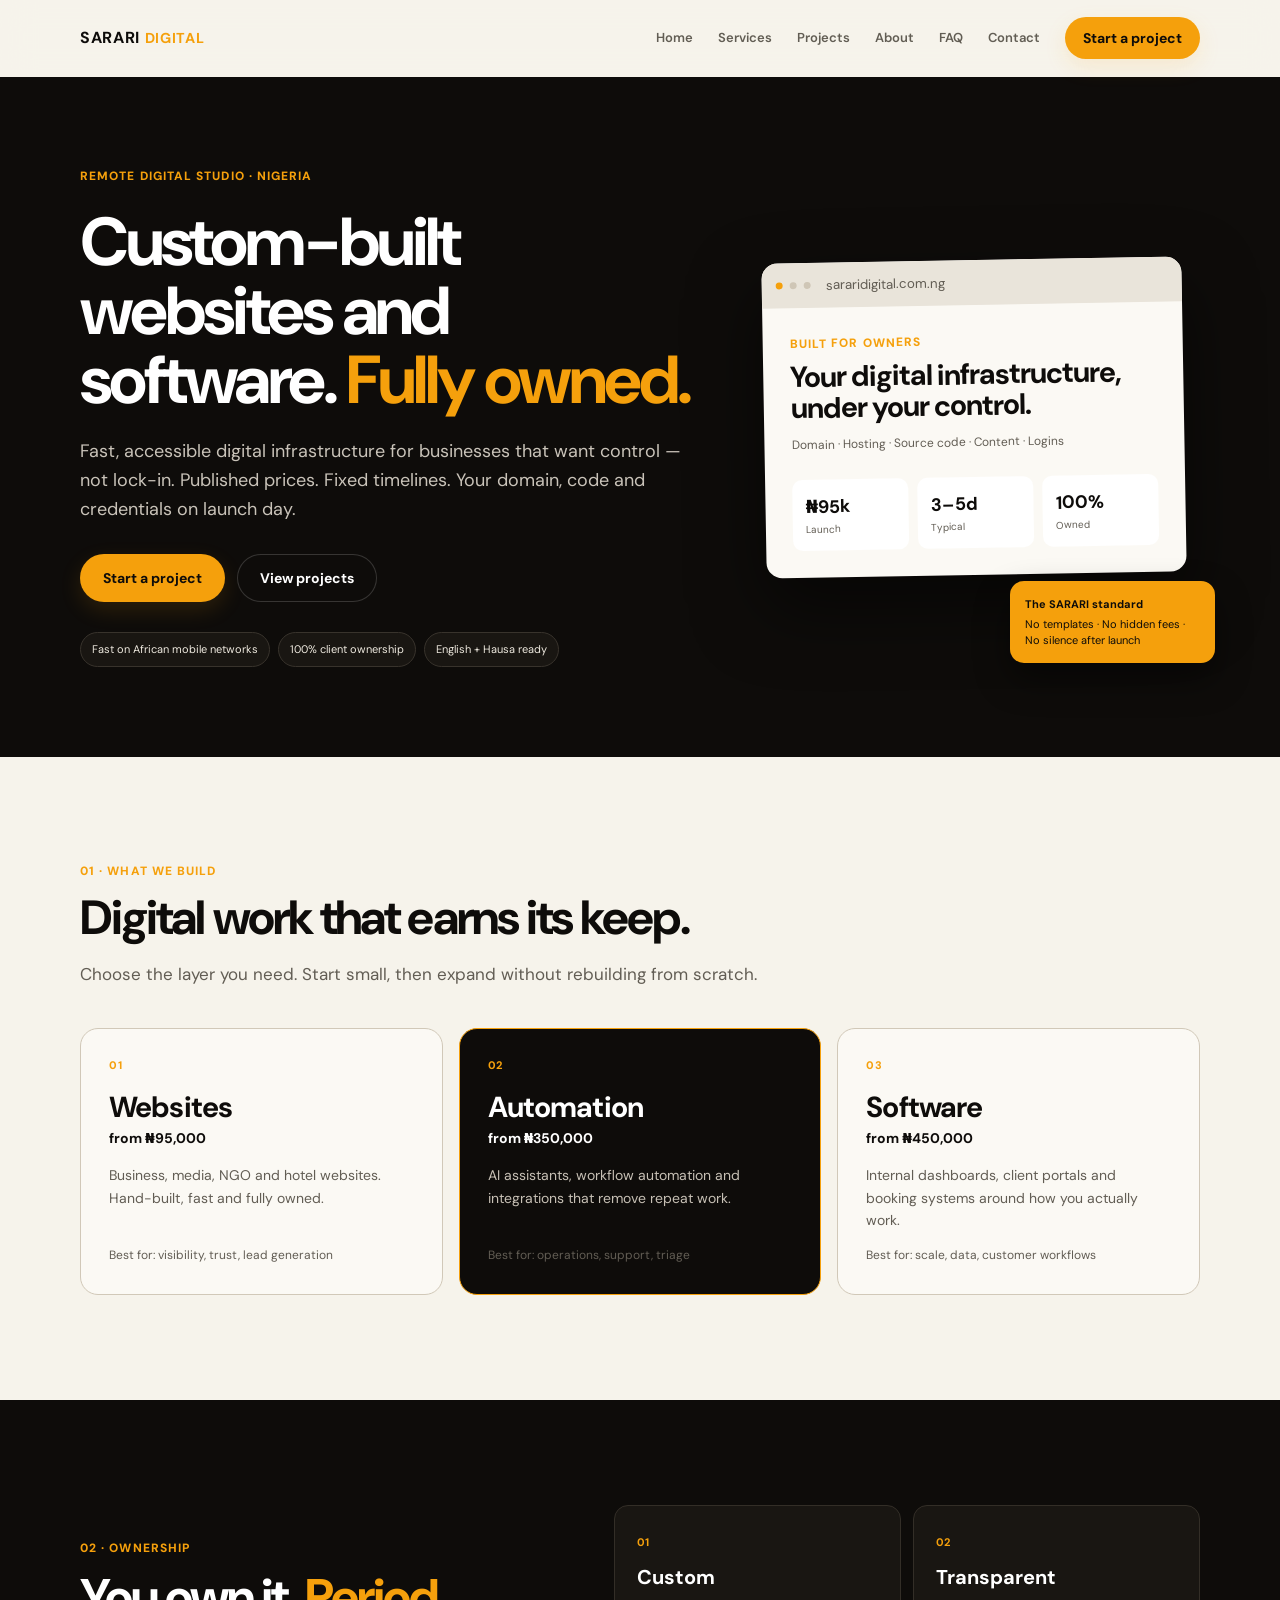
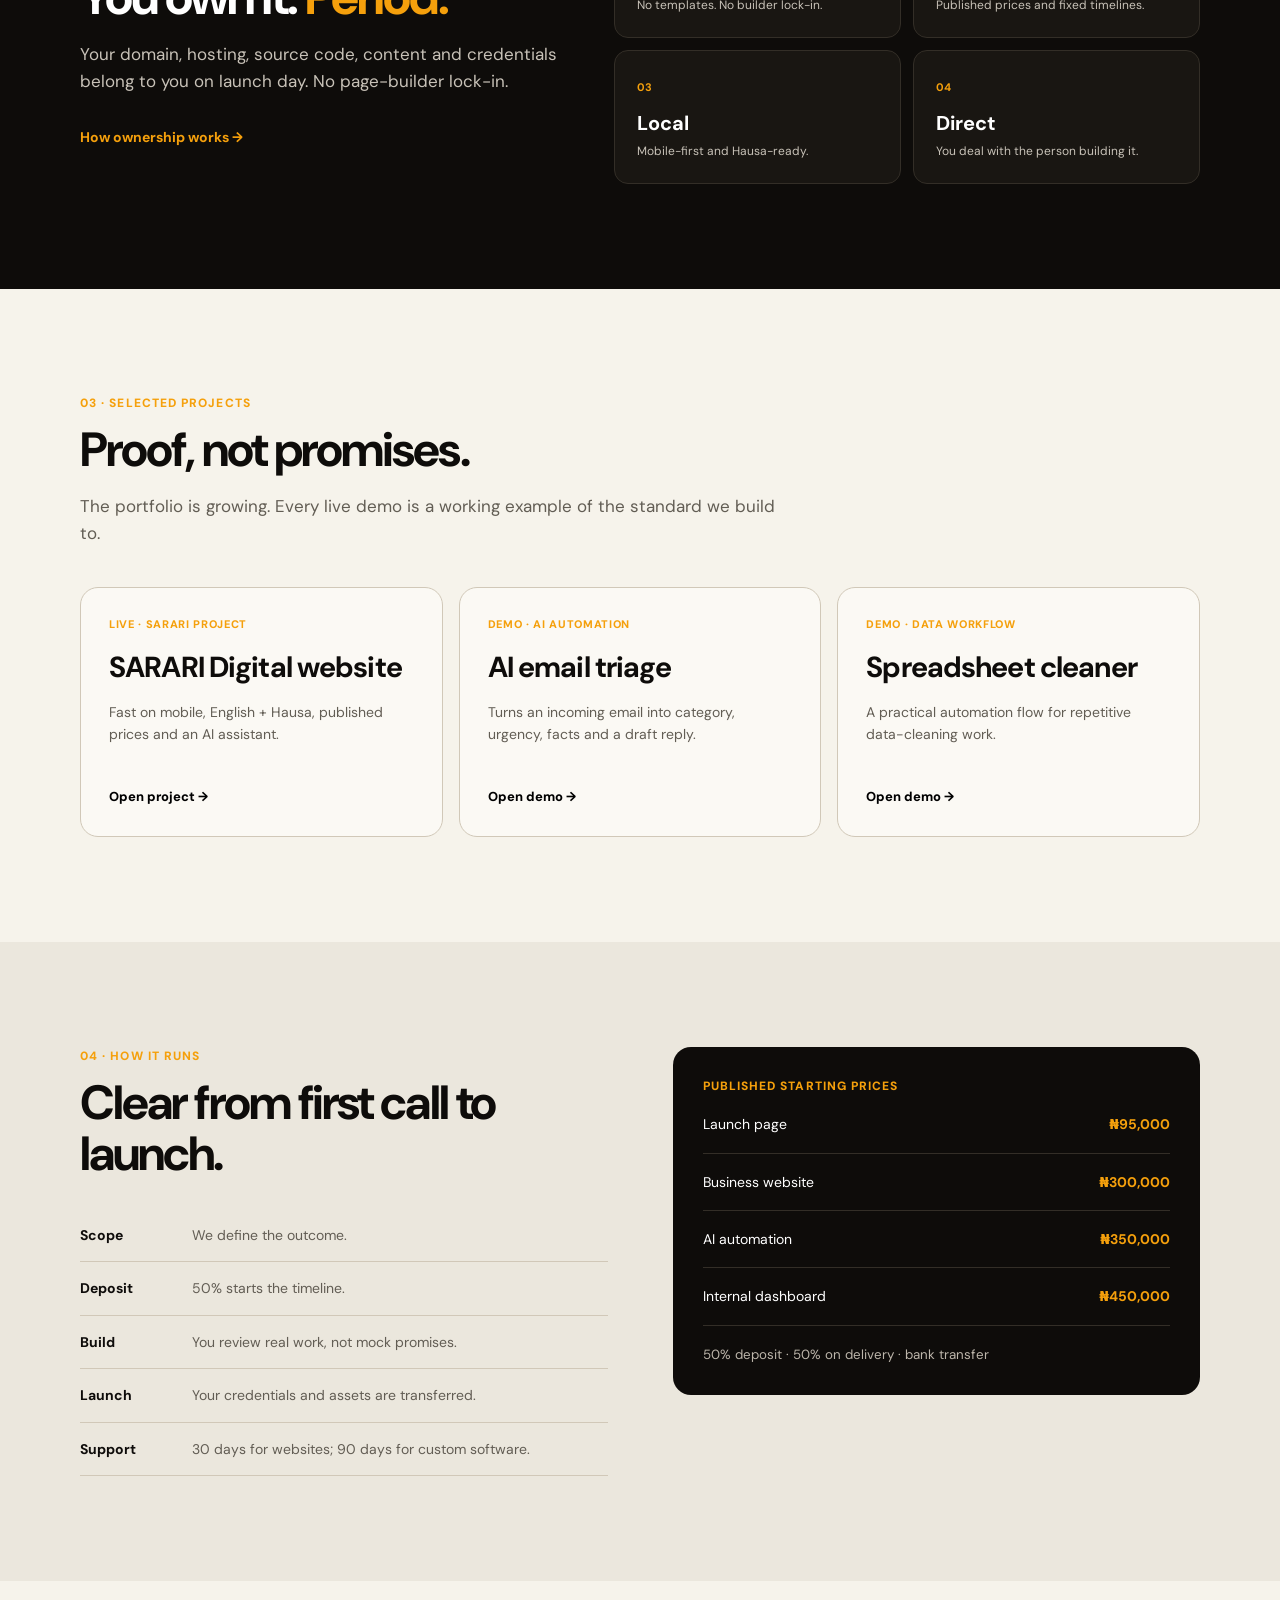
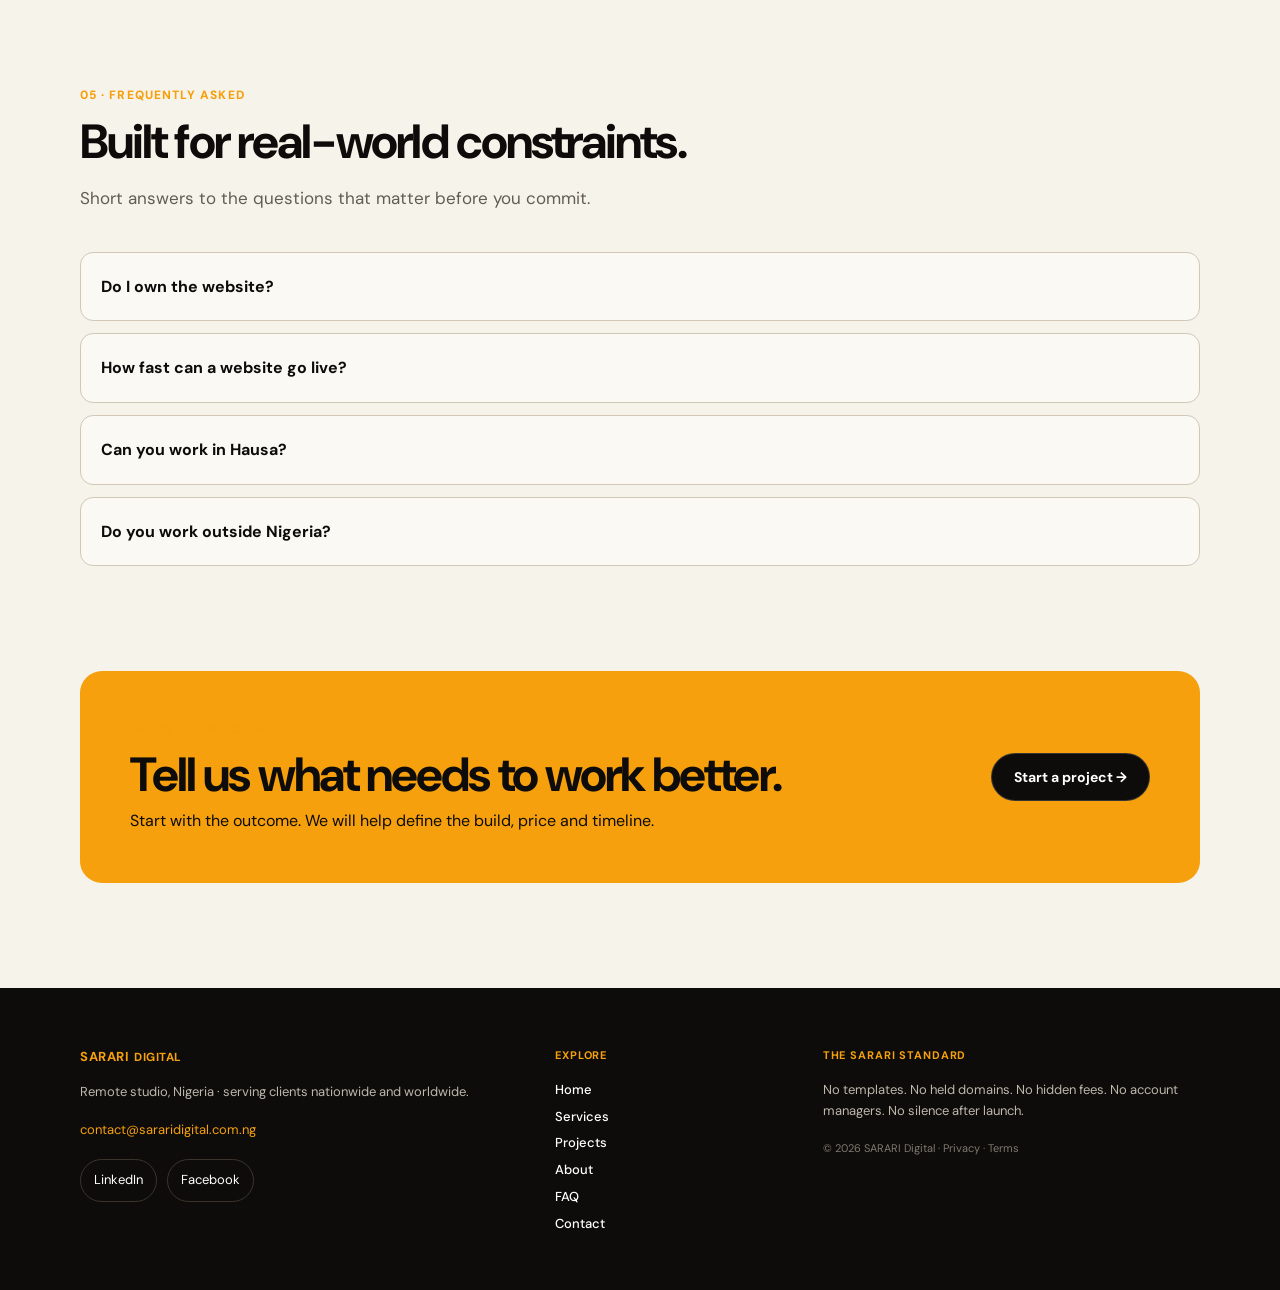
<file: index.html>
<!doctype html>
<html lang="en">
<head>
  <meta charset="utf-8">
  <meta name="viewport" content="width=device-width,initial-scale=1,viewport-fit=cover">
  <meta name="theme-color" content="#0e0c0a">
  <meta name="description" content="SARARI Digital builds fast, accessible websites, automation and software for businesses that want full ownership.">
  <meta name="robots" content="index,follow">
  <link rel="canonical" href="https://sararidigital.com.ng/">
  <meta property="og:title" content="SARARI Digital — Custom-built digital infrastructure">
  <meta property="og:description" content="Custom-built websites and software. Fully owned.">
  <meta property="og:type" content="website">
  <meta property="og:url" content="https://sararidigital.com.ng/">
  <meta property="og:locale" content="en_NG">
  <title>SARARI Digital — Custom-built websites and software</title>
  <link rel="preconnect" href="https://fonts.googleapis.com">
  <link rel="preconnect" href="https://fonts.gstatic.com" crossorigin>
  <link href="https://fonts.googleapis.com/css2?family=DM+Sans:wght@400;500;600;700&display=swap" rel="stylesheet">
  <link rel="stylesheet" href="styles.css">
  <script async src="https://www.googletagmanager.com/gtag/js?id=G-2VR5G1N0S5"></script>
  <script>
    window.dataLayer=window.dataLayer||[];function gtag(){dataLayer.push(arguments)}
    gtag('js',new Date());gtag('config','G-2VR5G1N0S5');
  </script>
</head>
<body>
<a class="skip-link" href="#main">Skip to content</a>
<header class="site-header" data-header>
  <div class="container header-inner">
    <a class="brand" href="#top" aria-label="SARARI Digital home"><span>SARARI</span><b>DIGITAL</b></a>
    <nav class="desktop-nav" aria-label="Primary navigation"><a href="index.html">Home</a><a href="services.html">Services</a><a href="projects.html">Projects</a><a href="about.html">About</a><a href="faq.html">FAQ</a><a href="contact.html">Contact</a><a class="btn btn-small btn-primary" href="contact.html">Start a project</a></nav>
    <div class="mobile-actions"><button class="lang-btn" type="button" data-lang-toggle aria-label="Switch language">EN</button><button class="menu-btn" type="button" aria-expanded="false" aria-controls="mobile-nav" aria-label="Open menu"><span></span><span></span><span></span></button></div>
  </div>
  <nav id="mobile-nav" class="mobile-nav" aria-label="Mobile navigation" hidden><a href="index.html">Home</a><a href="services.html">Services</a><a href="projects.html">Projects</a><a href="about.html">About</a><a href="faq.html">FAQ</a><a href="contact.html">Contact</a></nav>
</header>
<main id="main">
<section id="top" class="hero section-dark">
  <div class="container hero-grid">
    <div class="hero-copy reveal">
      <p class="eyebrow">Remote digital studio · Nigeria</p>
      <h1>Custom-built websites and software. <em>Fully owned.</em></h1>
      <p class="hero-lead">Fast, accessible digital infrastructure for businesses that want control — not lock-in. Published prices. Fixed timelines. Your domain, code and credentials on launch day.</p>
      <div class="actions"><a class="btn btn-primary" href="#contact" data-analytics="hero_cta">Start a project</a><a class="btn btn-dark" href="#projects" data-analytics="hero_projects">View projects</a></div>
      <ul class="trust-list" aria-label="SARARI Digital benefits"><li>Fast on African mobile networks</li><li>100% client ownership</li><li>English + Hausa ready</li></ul>
    </div>
    <div class="hero-visual reveal reveal-delay" aria-label="Website product preview">
      <div class="browser-card"><div class="browser-top"><span></span><span></span><span></span><small>sararidigital.com.ng</small></div><div class="browser-body"><p class="eyebrow">Built for owners</p><h2>Your digital infrastructure,<br>under your control.</h2><p>Domain · Hosting · Source code · Content · Logins</p><div class="metrics"><div><strong>₦95k</strong><small>Launch</small></div><div><strong>3–5d</strong><small>Typical</small></div><div><strong>100%</strong><small>Owned</small></div></div></div></div>
      <div class="orbit-note"><strong>The SARARI standard</strong><span>No templates · No hidden fees · No silence after launch</span></div>
    </div>
  </div>
</section>
<section id="services" class="section"><div class="container"><div class="section-heading reveal"><p class="eyebrow">01 · What we build</p><h2>Digital work that earns its keep.</h2><p>Choose the layer you need. Start small, then expand without rebuilding from scratch.</p></div><div class="cards three-up">
  <article class="card reveal"><span class="card-num">01</span><h3>Websites</h3><strong>from ₦95,000</strong><p>Business, media, NGO and hotel websites. Hand-built, fast and fully owned.</p><small>Best for: visibility, trust, lead generation</small></article>
  <article class="card card-feature reveal"><span class="card-num">02</span><h3>Automation</h3><strong>from ₦350,000</strong><p>AI assistants, workflow automation and integrations that remove repeat work.</p><small>Best for: operations, support, triage</small></article>
  <article class="card reveal"><span class="card-num">03</span><h3>Software</h3><strong>from ₦450,000</strong><p>Internal dashboards, client portals and booking systems around how you actually work.</p><small>Best for: scale, data, customer workflows</small></article>
</div></div></section>
<section id="about" class="ownership section-dark"><div class="container ownership-grid"><div class="ownership-copy reveal"><p class="eyebrow">02 · Ownership</p><h2>You own it. <em>Period.</em></h2><p>Your domain, hosting, source code, content and credentials belong to you on launch day. No page-builder lock-in.</p><a href="#faq" class="text-link">How ownership works →</a></div><div class="ownership-items"><article><b>01</b><h3>Custom</h3><p>No templates. No builder lock-in.</p></article><article><b>02</b><h3>Transparent</h3><p>Published prices and fixed timelines.</p></article><article><b>03</b><h3>Local</h3><p>Mobile-first and Hausa-ready.</p></article><article><b>04</b><h3>Direct</h3><p>You deal with the person building it.</p></article></div></div></section>
<section id="projects" class="section"><div class="container"><div class="section-heading reveal"><p class="eyebrow">03 · Selected projects</p><h2>Proof, not promises.</h2><p>The portfolio is growing. Every live demo is a working example of the standard we build to.</p></div><div class="cards three-up">
  <article class="project-card reveal"><span class="project-tag">LIVE · SARARI PROJECT</span><h3>SARARI Digital website</h3><p>Fast on mobile, English + Hausa, published prices and an AI assistant.</p><button class="link-button" data-project="sarari">Open project →</button></article>
  <article class="project-card reveal"><span class="project-tag">DEMO · AI AUTOMATION</span><h3>AI email triage</h3><p>Turns an incoming email into category, urgency, facts and a draft reply.</p><button class="link-button" data-project="triage">Open demo →</button></article>
  <article class="project-card reveal"><span class="project-tag">DEMO · DATA WORKFLOW</span><h3>Spreadsheet cleaner</h3><p>A practical automation flow for repetitive data-cleaning work.</p><button class="link-button" data-project="cleaner">Open demo →</button></article>
</div></div></section>
<section class="process section-alt"><div class="container process-grid"><div class="reveal"><p class="eyebrow">04 · How it runs</p><h2>Clear from first call to launch.</h2><ol class="steps"><li><b>Scope</b><span>We define the outcome.</span></li><li><b>Deposit</b><span>50% starts the timeline.</span></li><li><b>Build</b><span>You review real work, not mock promises.</span></li><li><b>Launch</b><span>Your credentials and assets are transferred.</span></li><li><b>Support</b><span>30 days for websites; 90 days for custom software.</span></li></ol></div><aside class="price-panel reveal"><p class="eyebrow">Published starting prices</p><div><span>Launch page</span><b>₦95,000</b></div><div><span>Business website</span><b>₦300,000</b></div><div><span>AI automation</span><b>₦350,000</b></div><div><span>Internal dashboard</span><b>₦450,000</b></div><small>50% deposit · 50% on delivery · bank transfer</small></aside></div></section>
<section id="faq" class="section"><div class="container"><div class="section-heading reveal"><p class="eyebrow">05 · Frequently asked</p><h2>Built for real-world constraints.</h2><p>Short answers to the questions that matter before you commit.</p></div><div class="faq-list">
<details class="faq reveal"><summary>Do I own the website?</summary><p>Yes. Domain, hosting, source code, content and credentials are yours on launch day.</p></details>
<details class="faq reveal"><summary>How fast can a website go live?</summary><p>A single-page presence can be live in 48 hours. A standard launch page is typically 3–5 working days.</p></details>
<details class="faq reveal"><summary>Can you work in Hausa?</summary><p>Yes. English and Hausa are supported, with bilingual integration priced from ₦20,000 per page.</p></details>
<details class="faq reveal"><summary>Do you work outside Nigeria?</summary><p>Yes. SARARI Digital is remote and can serve clients internationally. Payment arrangements are agreed before work begins.</p></details>
</div></div></section>
<section id="contact" class="cta-section"><div class="container cta"><div><p class="eyebrow">Ready when you are</p><h2>Tell us what needs to work better.</h2><p>Start with the outcome. We will help define the build, price and timeline.</p></div><a class="btn btn-dark" href="mailto:contact@sararidigital.com.ng?subject=Start%20a%20project" data-analytics="contact_cta">Start a project →</a></div></section>
</main>
<footer class="site-footer"><div class="container footer-grid"><div><a class="brand brand-footer" href="index.html"><span>SARARI</span><b>DIGITAL</b></a><p>Remote studio, Nigeria · serving clients nationwide and worldwide.</p><a href="mailto:contact@sararidigital.com.ng">contact@sararidigital.com.ng</a><div class="social-links" aria-label="Social media"><a href="https://www.linkedin.com/company/sarari-digital-studio/" target="_blank" rel="noopener noreferrer">LinkedIn</a><a href="https://www.facebook.com/share/1DkUK3uyC6/" target="_blank" rel="noopener noreferrer">Facebook</a></div></div><div><h2>Explore</h2><nav aria-label="Footer navigation"><a href="index.html">Home</a><a href="services.html">Services</a><a href="projects.html">Projects</a><a href="about.html">About</a><a href="faq.html">FAQ</a><a href="contact.html">Contact</a></nav></div><div><h2>The SARARI standard</h2><p>No templates. No held domains. No hidden fees. No account managers. No silence after launch.</p><small>© 2026 SARARI Digital · Privacy · Terms</small></div></div></footer>
<div class="toast" role="status" aria-live="polite"></div>
<script src="script.js" defer></script>
</body></html>
</file>
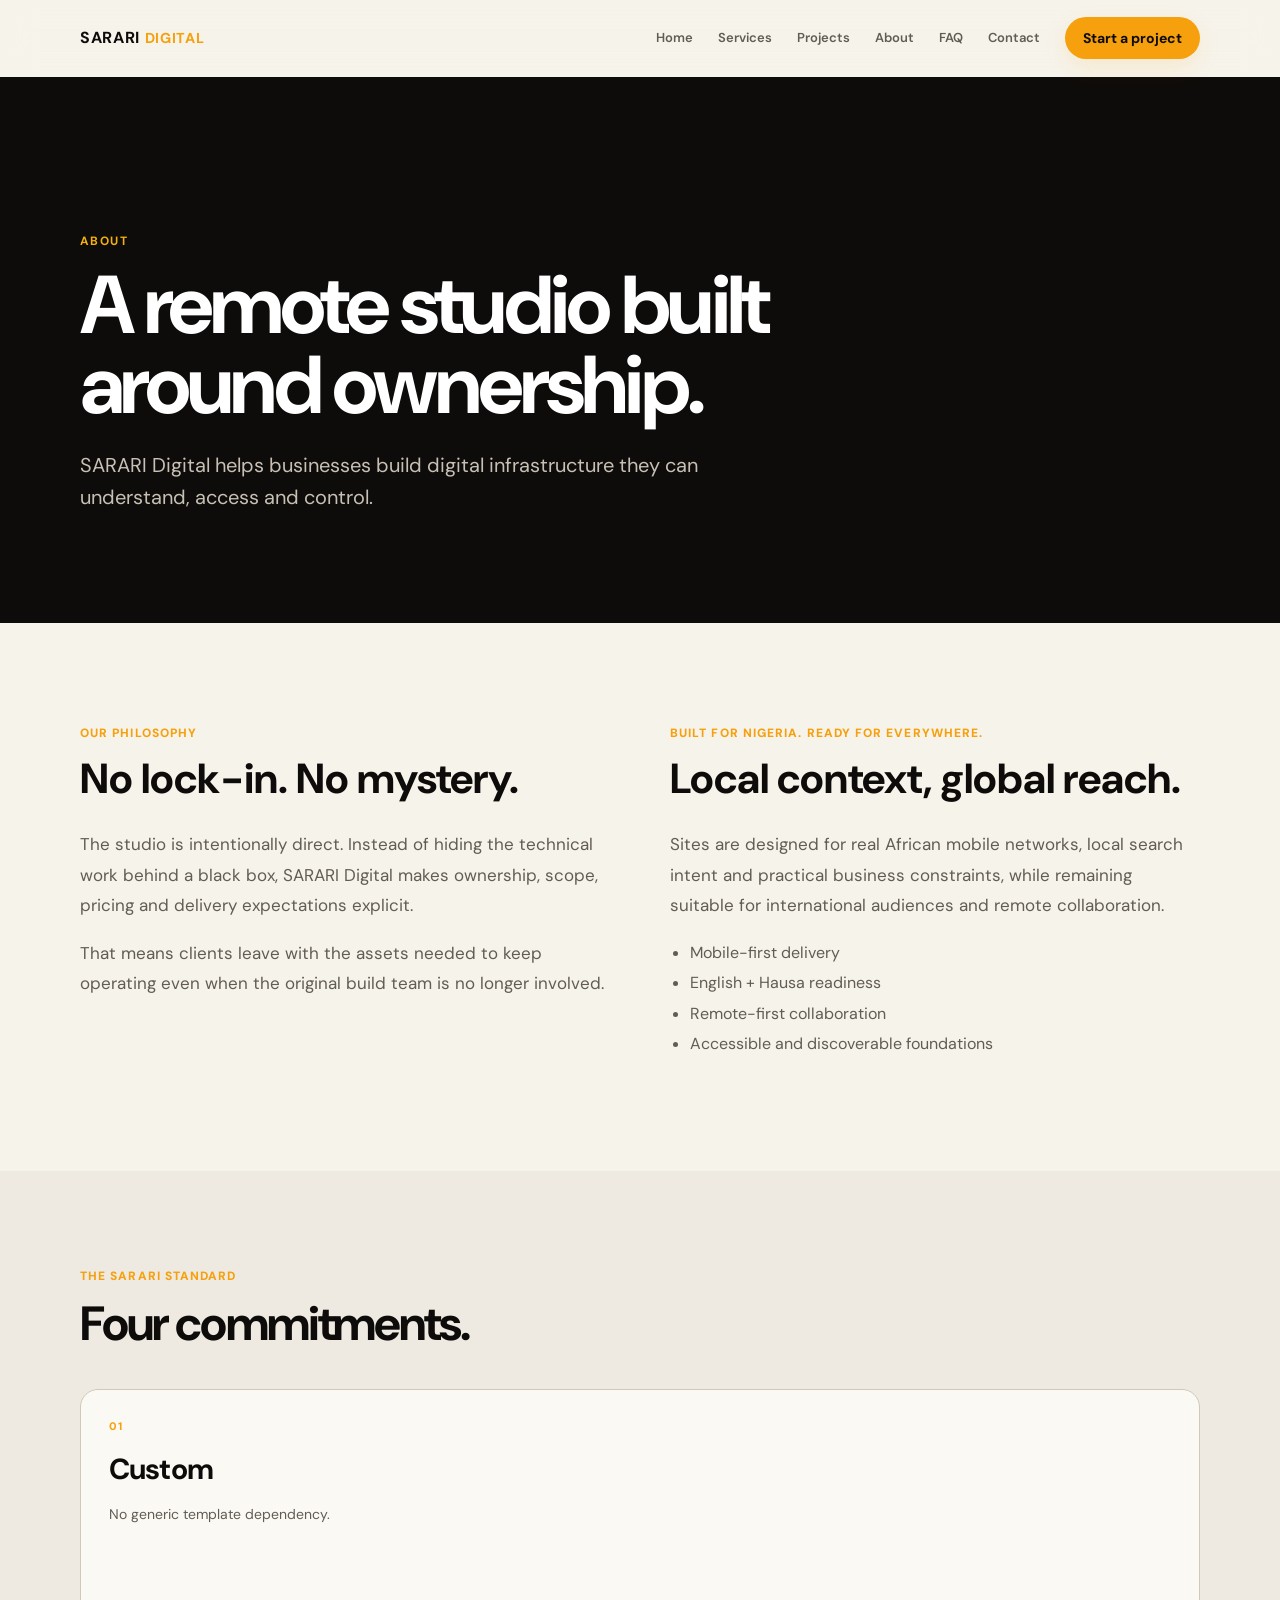
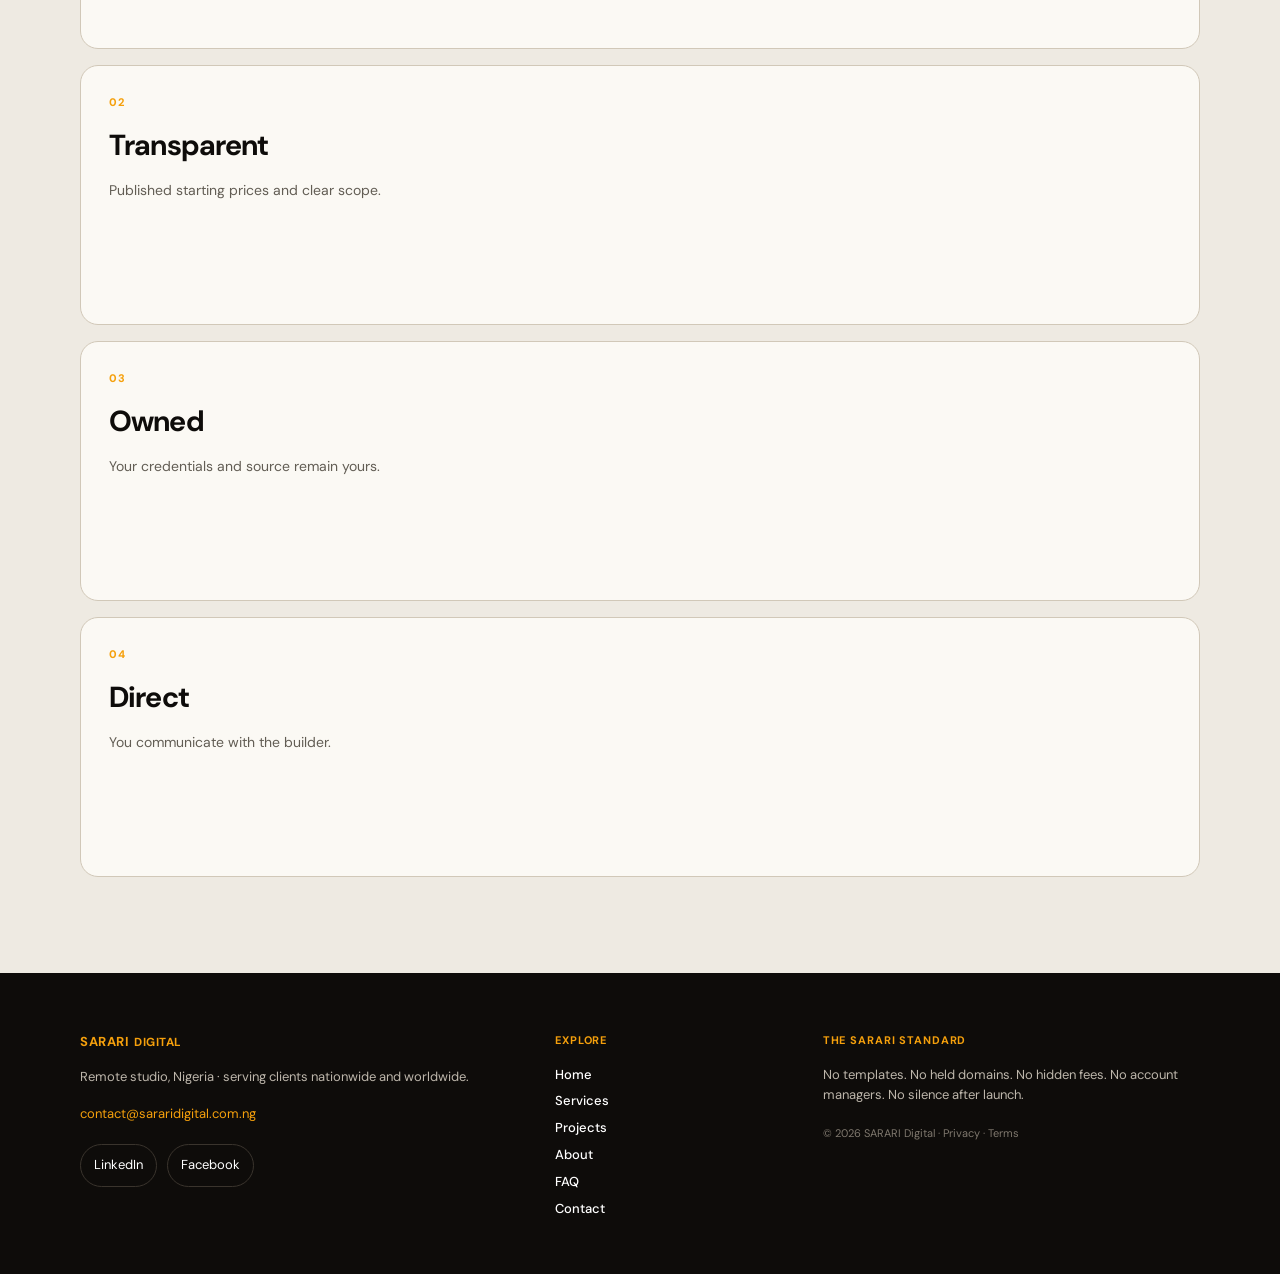
<file: about.html>
<!doctype html><html lang="en"><head><meta charset="utf-8"><meta name="viewport" content="width=device-width,initial-scale=1,viewport-fit=cover"><meta name="theme-color" content="#0e0c0a"><meta name="description" content="Learn how SARARI Digital approaches ownership, accessibility, performance and direct client collaboration."><meta name="robots" content="index,follow"><link rel="canonical" href="https://sararidigital.com.ng/about.html"><meta property="og:title" content="About — SARARI Digital"><meta property="og:description" content="Learn how SARARI Digital approaches ownership, accessibility, performance and direct client collaboration."><meta property="og:type" content="website"><meta property="og:url" content="https://sararidigital.com.ng/about.html"><meta property="og:locale" content="en_NG"><title>About — SARARI Digital</title><link rel="preconnect" href="https://fonts.googleapis.com"><link rel="preconnect" href="https://fonts.gstatic.com" crossorigin><link href="https://fonts.googleapis.com/css2?family=DM+Sans:wght@400;500;600;700&display=swap" rel="stylesheet"><link rel="stylesheet" href="styles.css"><script async src="https://www.googletagmanager.com/gtag/js?id=G-2VR5G1N0S5"></script><script>window.dataLayer=window.dataLayer||[];function gtag(){dataLayer.push(arguments)}gtag('js',new Date());gtag('config','G-2VR5G1N0S5');</script></head><body><a class="skip-link" href="#main">Skip to content</a><header class="site-header"><div class="container header-inner"><a class="brand" href="index.html" aria-label="SARARI Digital home"><span>SARARI</span><b>DIGITAL</b></a><nav class="desktop-nav" aria-label="Primary navigation"><a href="index.html">Home</a><a href="services.html">Services</a><a href="projects.html">Projects</a><a href="about.html">About</a><a href="faq.html">FAQ</a><a href="contact.html">Contact</a><a class="btn btn-small btn-primary" href="contact.html">Start a project</a></nav><div class="mobile-actions"><button class="lang-btn" type="button" data-lang-toggle aria-label="Switch language">EN</button><button class="menu-btn" type="button" aria-expanded="false" aria-controls="mobile-nav" aria-label="Open menu"><span></span><span></span><span></span></button></div></div><nav id="mobile-nav" class="mobile-nav" aria-label="Mobile navigation" hidden><a href="index.html">Home</a><a href="services.html">Services</a><a href="projects.html">Projects</a><a href="about.html">About</a><a href="faq.html">FAQ</a><a href="contact.html">Contact</a></nav></header><main id="main"><section class="page-hero"><div class="container"><span class="breadcrumb">About</span><h1>A remote studio built around ownership.</h1><p class="lead">SARARI Digital helps businesses build digital infrastructure they can understand, access and control.</p></div></section><section class="content-section"><div class="container split"><div class="prose"><span class="eyebrow">Our philosophy</span><h2>No lock-in. No mystery.</h2><p>The studio is intentionally direct. Instead of hiding the technical work behind a black box, SARARI Digital makes ownership, scope, pricing and delivery expectations explicit.</p><p>That means clients leave with the assets needed to keep operating even when the original build team is no longer involved.</p></div><div class="prose"><span class="eyebrow">Built for Nigeria. Ready for everywhere.</span><h2>Local context, global reach.</h2><p>Sites are designed for real African mobile networks, local search intent and practical business constraints, while remaining suitable for international audiences and remote collaboration.</p><ul><li>Mobile-first delivery</li><li>English + Hausa readiness</li><li>Remote-first collaboration</li><li>Accessible and discoverable foundations</li></ul></div></div></section><section class="content-section alt"><div class="container"><div class="section-heading"><p class="eyebrow">The SARARI standard</p><h2>Four commitments.</h2></div><div class="cards four-up"><article class="card"><span class="card-num">01</span><h3>Custom</h3><p>No generic template dependency.</p></article><article class="card"><span class="card-num">02</span><h3>Transparent</h3><p>Published starting prices and clear scope.</p></article><article class="card"><span class="card-num">03</span><h3>Owned</h3><p>Your credentials and source remain yours.</p></article><article class="card"><span class="card-num">04</span><h3>Direct</h3><p>You communicate with the builder.</p></article></div></div></section></main><footer class="site-footer"><div class="container footer-grid"><div><a class="brand brand-footer" href="index.html"><span>SARARI</span><b>DIGITAL</b></a><p>Remote studio, Nigeria · serving clients nationwide and worldwide.</p><a href="mailto:contact@sararidigital.com.ng">contact@sararidigital.com.ng</a><div class="social-links" aria-label="Social media"><a href="https://www.linkedin.com/company/sarari-digital-studio/" target="_blank" rel="noopener noreferrer">LinkedIn</a><a href="https://www.facebook.com/share/1DkUK3uyC6/" target="_blank" rel="noopener noreferrer">Facebook</a></div></div><div><h2>Explore</h2><nav aria-label="Footer navigation"><a href="index.html">Home</a><a href="services.html">Services</a><a href="projects.html">Projects</a><a href="about.html">About</a><a href="faq.html">FAQ</a><a href="contact.html">Contact</a></nav></div><div><h2>The SARARI standard</h2><p>No templates. No held domains. No hidden fees. No account managers. No silence after launch.</p><small>© 2026 SARARI Digital · Privacy · Terms</small></div></div></footer><div class="toast" role="status" aria-live="polite"></div><script src="script.js" defer></script></body></html>
</file>
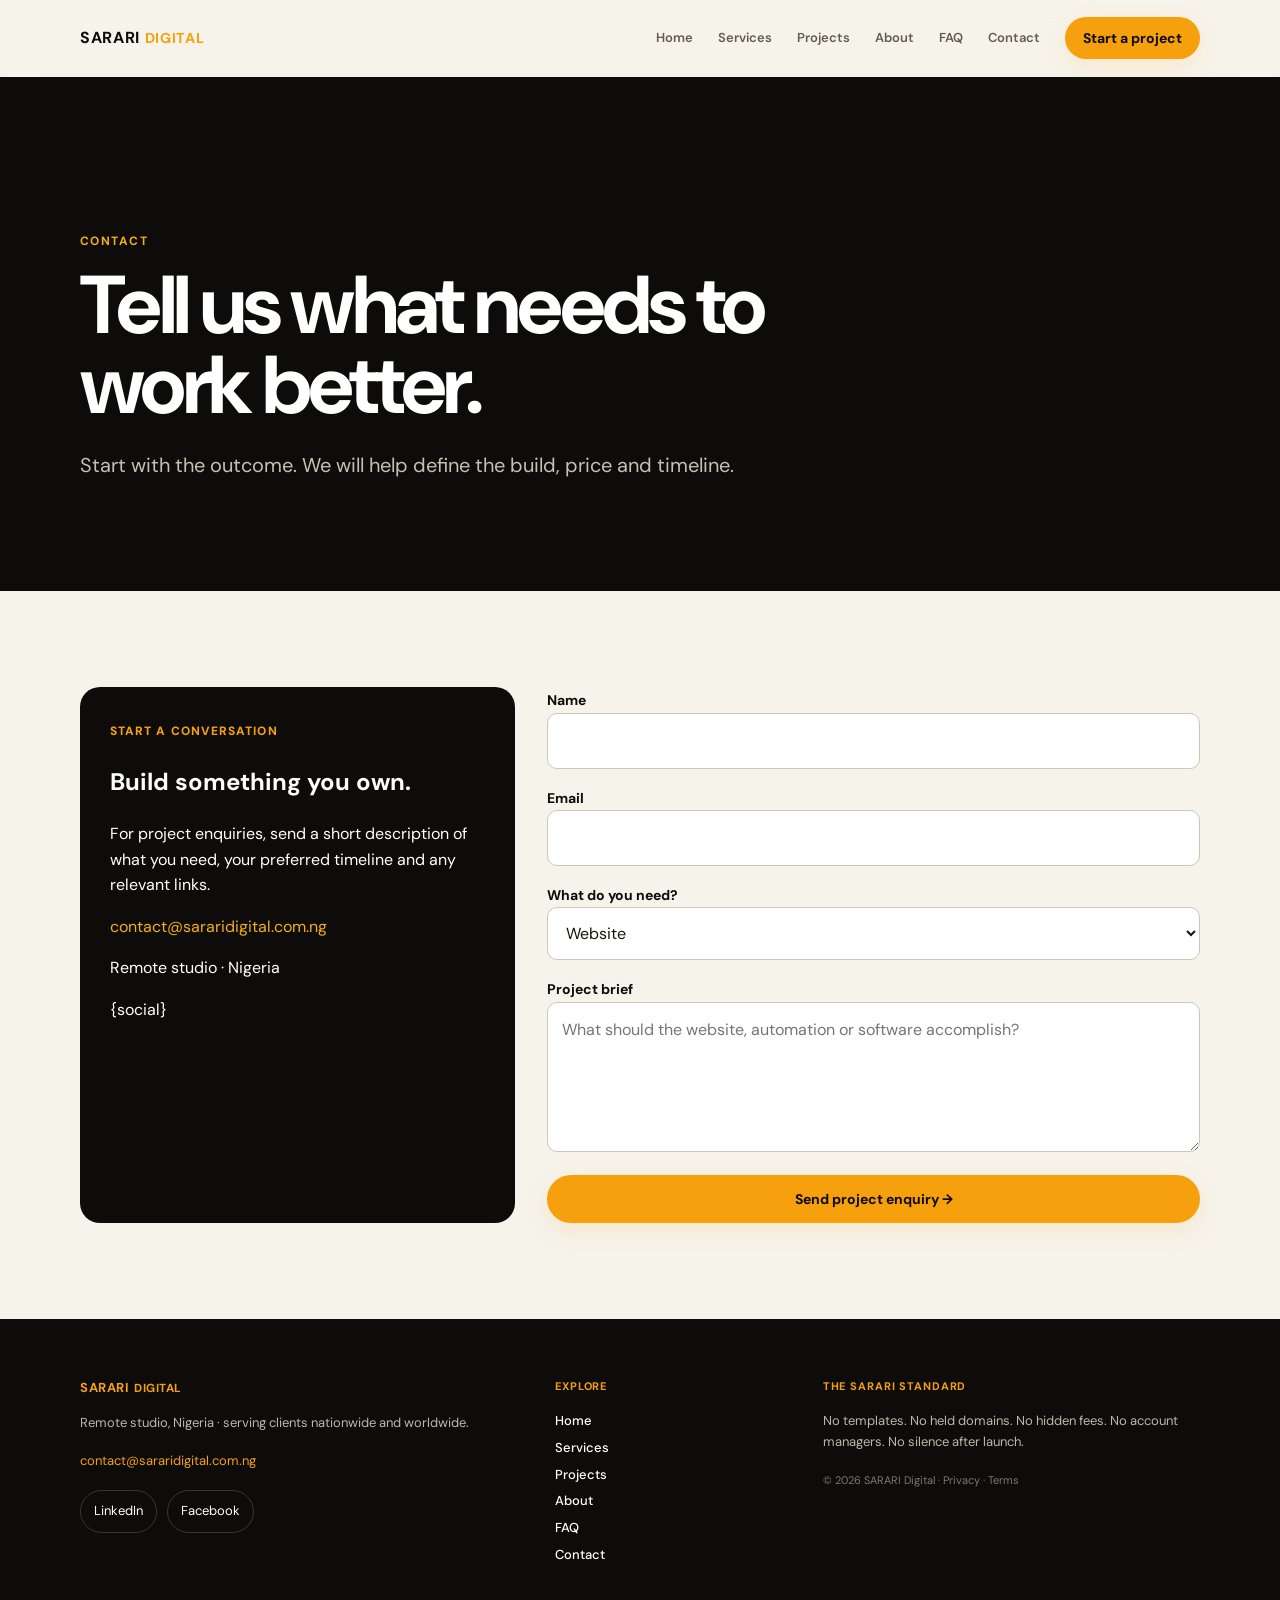
<file: contact.html>
<!doctype html><html lang="en"><head><meta charset="utf-8"><meta name="viewport" content="width=device-width,initial-scale=1,viewport-fit=cover"><meta name="theme-color" content="#0e0c0a"><meta name="description" content="Start a website, automation or software project with SARARI Digital."><meta name="robots" content="index,follow"><link rel="canonical" href="https://sararidigital.com.ng/contact.html"><meta property="og:title" content="Contact — SARARI Digital"><meta property="og:description" content="Start a website, automation or software project with SARARI Digital."><meta property="og:type" content="website"><meta property="og:url" content="https://sararidigital.com.ng/contact.html"><meta property="og:locale" content="en_NG"><title>Contact — SARARI Digital</title><link rel="preconnect" href="https://fonts.googleapis.com"><link rel="preconnect" href="https://fonts.gstatic.com" crossorigin><link href="https://fonts.googleapis.com/css2?family=DM+Sans:wght@400;500;600;700&display=swap" rel="stylesheet"><link rel="stylesheet" href="styles.css"><script async src="https://www.googletagmanager.com/gtag/js?id=G-2VR5G1N0S5"></script><script>window.dataLayer=window.dataLayer||[];function gtag(){dataLayer.push(arguments)}gtag('js',new Date());gtag('config','G-2VR5G1N0S5');</script></head><body><a class="skip-link" href="#main">Skip to content</a><header class="site-header"><div class="container header-inner"><a class="brand" href="index.html" aria-label="SARARI Digital home"><span>SARARI</span><b>DIGITAL</b></a><nav class="desktop-nav" aria-label="Primary navigation"><a href="index.html">Home</a><a href="services.html">Services</a><a href="projects.html">Projects</a><a href="about.html">About</a><a href="faq.html">FAQ</a><a href="contact.html">Contact</a><a class="btn btn-small btn-primary" href="contact.html">Start a project</a></nav><div class="mobile-actions"><button class="lang-btn" type="button" data-lang-toggle aria-label="Switch language">EN</button><button class="menu-btn" type="button" aria-expanded="false" aria-controls="mobile-nav" aria-label="Open menu"><span></span><span></span><span></span></button></div></div><nav id="mobile-nav" class="mobile-nav" aria-label="Mobile navigation" hidden><a href="index.html">Home</a><a href="services.html">Services</a><a href="projects.html">Projects</a><a href="about.html">About</a><a href="faq.html">FAQ</a><a href="contact.html">Contact</a></nav></header><main id="main"><section class="page-hero"><div class="container"><span class="breadcrumb">Contact</span><h1>Tell us what needs to work better.</h1><p class="lead">Start with the outcome. We will help define the build, price and timeline.</p></div></section><section class="content-section"><div class="container contact-grid"><aside class="contact-card"><span class="eyebrow">Start a conversation</span><h2>Build something you own.</h2><p>For project enquiries, send a short description of what you need, your preferred timeline and any relevant links.</p><p><a href="mailto:contact@sararidigital.com.ng">contact@sararidigital.com.ng</a></p><p>Remote studio · Nigeria</p>{social}</aside><div><form class="contact-form" action="mailto:contact@sararidigital.com.ng" method="post" enctype="text/plain"><div><label for="name">Name</label><input id="name" name="Name" autocomplete="name" required></div><div><label for="email">Email</label><input id="email" name="Email" type="email" autocomplete="email" required></div><div><label for="service">What do you need?</label><select id="service" name="Service"><option>Website</option><option>Automation</option><option>Custom software</option><option>Not sure yet</option></select></div><div><label for="message">Project brief</label><textarea id="message" name="Message" required placeholder="What should the website, automation or software accomplish?"></textarea></div><button class="btn btn-primary" type="submit">Send project enquiry →</button></form></div></div></section></main><footer class="site-footer"><div class="container footer-grid"><div><a class="brand brand-footer" href="index.html"><span>SARARI</span><b>DIGITAL</b></a><p>Remote studio, Nigeria · serving clients nationwide and worldwide.</p><a href="mailto:contact@sararidigital.com.ng">contact@sararidigital.com.ng</a><div class="social-links" aria-label="Social media"><a href="https://www.linkedin.com/company/sarari-digital-studio/" target="_blank" rel="noopener noreferrer">LinkedIn</a><a href="https://www.facebook.com/share/1DkUK3uyC6/" target="_blank" rel="noopener noreferrer">Facebook</a></div></div><div><h2>Explore</h2><nav aria-label="Footer navigation"><a href="index.html">Home</a><a href="services.html">Services</a><a href="projects.html">Projects</a><a href="about.html">About</a><a href="faq.html">FAQ</a><a href="contact.html">Contact</a></nav></div><div><h2>The SARARI standard</h2><p>No templates. No held domains. No hidden fees. No account managers. No silence after launch.</p><small>© 2026 SARARI Digital · Privacy · Terms</small></div></div></footer><div class="toast" role="status" aria-live="polite"></div><script src="script.js" defer></script></body></html>
</file>
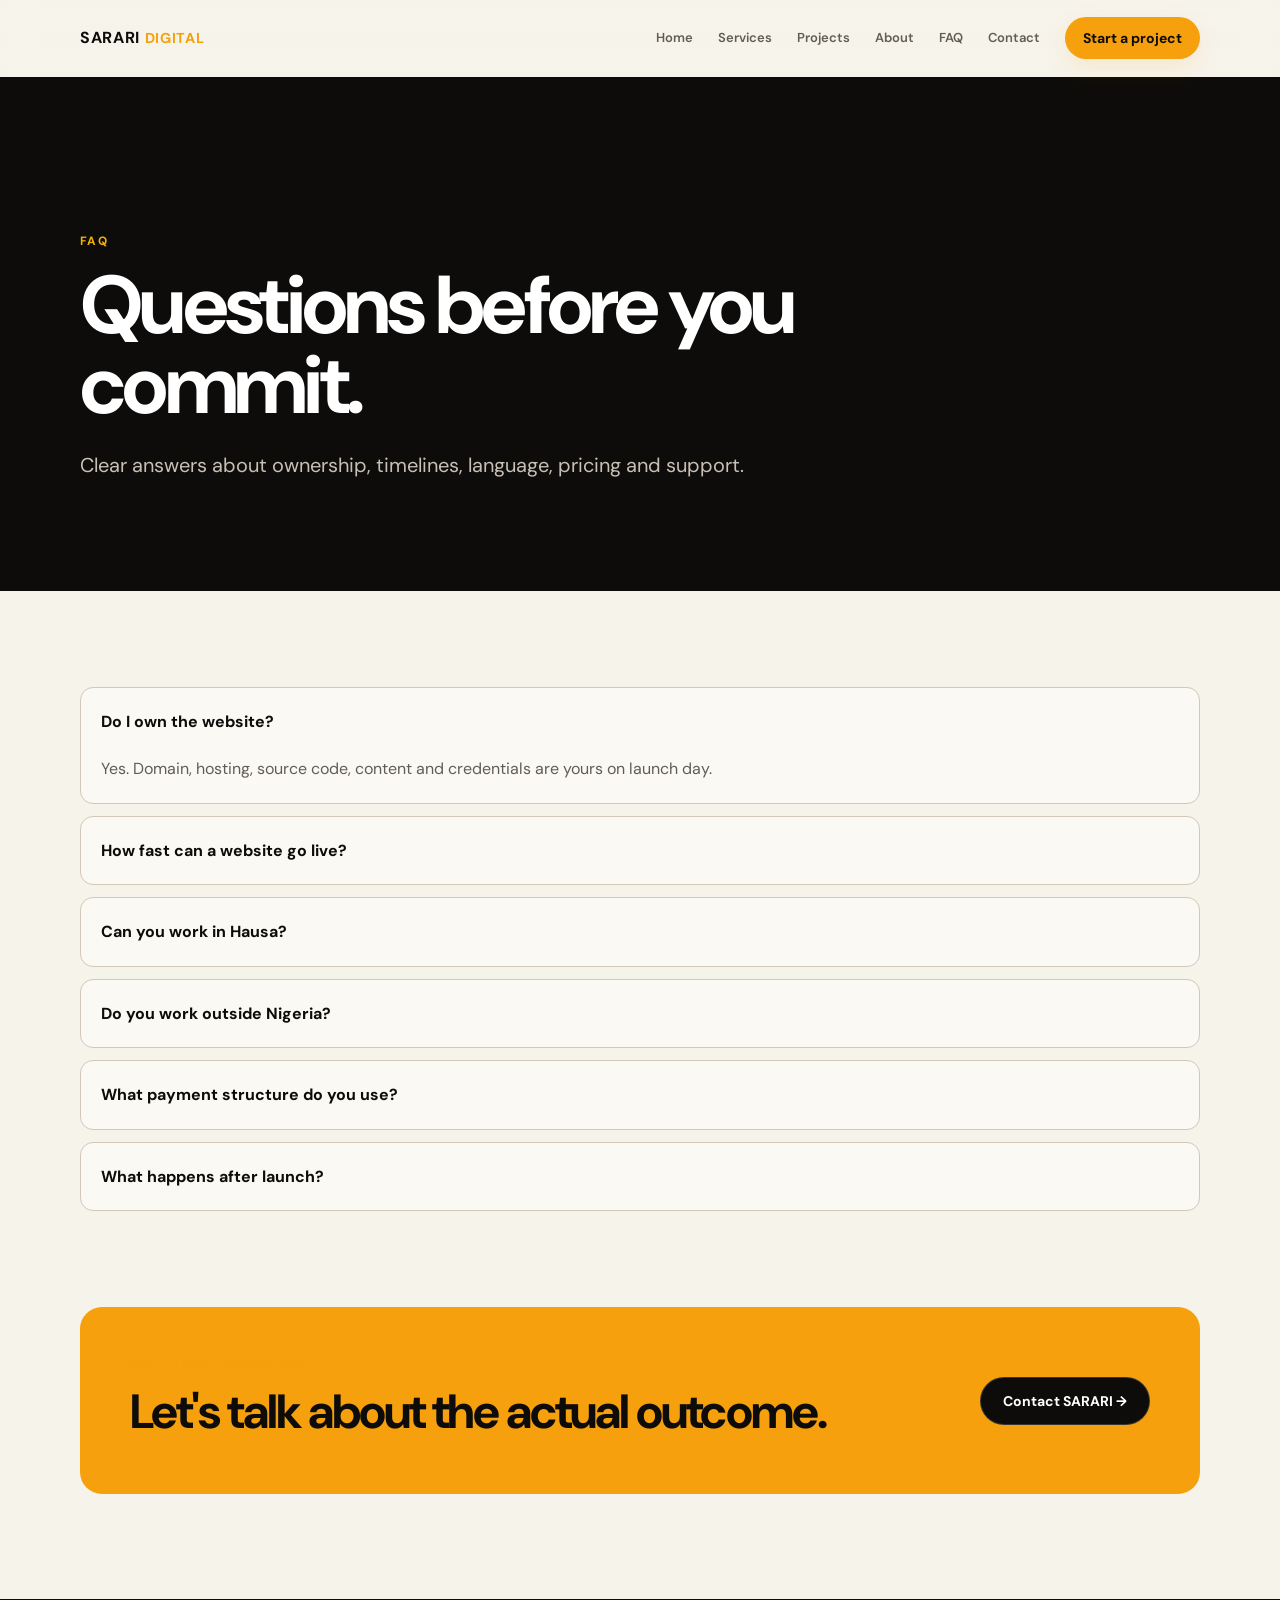
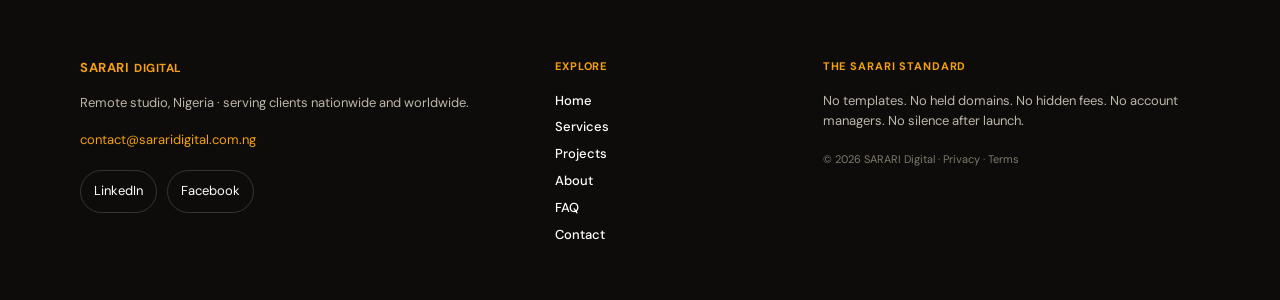
<file: faq.html>
<!doctype html><html lang="en"><head><meta charset="utf-8"><meta name="viewport" content="width=device-width,initial-scale=1,viewport-fit=cover"><meta name="theme-color" content="#0e0c0a"><meta name="description" content="Answers about SARARI Digital ownership, timelines, pricing, Hausa readiness and support."><meta name="robots" content="index,follow"><link rel="canonical" href="https://sararidigital.com.ng/faq.html"><meta property="og:title" content="FAQ — SARARI Digital"><meta property="og:description" content="Answers about SARARI Digital ownership, timelines, pricing, Hausa readiness and support."><meta property="og:type" content="website"><meta property="og:url" content="https://sararidigital.com.ng/faq.html"><meta property="og:locale" content="en_NG"><title>FAQ — SARARI Digital</title><link rel="preconnect" href="https://fonts.googleapis.com"><link rel="preconnect" href="https://fonts.gstatic.com" crossorigin><link href="https://fonts.googleapis.com/css2?family=DM+Sans:wght@400;500;600;700&display=swap" rel="stylesheet"><link rel="stylesheet" href="styles.css"><script async src="https://www.googletagmanager.com/gtag/js?id=G-2VR5G1N0S5"></script><script>window.dataLayer=window.dataLayer||[];function gtag(){dataLayer.push(arguments)}gtag('js',new Date());gtag('config','G-2VR5G1N0S5');</script></head><body><a class="skip-link" href="#main">Skip to content</a><header class="site-header"><div class="container header-inner"><a class="brand" href="index.html" aria-label="SARARI Digital home"><span>SARARI</span><b>DIGITAL</b></a><nav class="desktop-nav" aria-label="Primary navigation"><a href="index.html">Home</a><a href="services.html">Services</a><a href="projects.html">Projects</a><a href="about.html">About</a><a href="faq.html">FAQ</a><a href="contact.html">Contact</a><a class="btn btn-small btn-primary" href="contact.html">Start a project</a></nav><div class="mobile-actions"><button class="lang-btn" type="button" data-lang-toggle aria-label="Switch language">EN</button><button class="menu-btn" type="button" aria-expanded="false" aria-controls="mobile-nav" aria-label="Open menu"><span></span><span></span><span></span></button></div></div><nav id="mobile-nav" class="mobile-nav" aria-label="Mobile navigation" hidden><a href="index.html">Home</a><a href="services.html">Services</a><a href="projects.html">Projects</a><a href="about.html">About</a><a href="faq.html">FAQ</a><a href="contact.html">Contact</a></nav></header><main id="main"><section class="page-hero"><div class="container"><span class="breadcrumb">FAQ</span><h1>Questions before you commit.</h1><p class="lead">Clear answers about ownership, timelines, language, pricing and support.</p></div></section><section class="content-section"><div class="container faq-list"><details class="faq" open><summary>Do I own the website?</summary><p>Yes. Domain, hosting, source code, content and credentials are yours on launch day.</p></details><details class="faq"><summary>How fast can a website go live?</summary><p>A single-page presence can be live in 48 hours. A standard launch page is typically 3–5 working days, depending on content and feedback.</p></details><details class="faq"><summary>Can you work in Hausa?</summary><p>Yes. English and Hausa are supported. Bilingual integration is scoped per project.</p></details><details class="faq"><summary>Do you work outside Nigeria?</summary><p>Yes. SARARI Digital is remote and can serve clients internationally.</p></details><details class="faq"><summary>What payment structure do you use?</summary><p>The standard structure is 50% deposit to start and 50% on delivery, with the exact arrangement confirmed in the project scope.</p></details><details class="faq"><summary>What happens after launch?</summary><p>Website projects include 30 days of support; custom software projects include 90 days unless the scope says otherwise.</p></details></div></section><section class="cta-section"><div class="container cta"><div><p class="eyebrow">Still have a question?</p><h2>Let's talk about the actual outcome.</h2></div><a class="btn btn-dark" href="contact.html">Contact SARARI →</a></div></section></main><footer class="site-footer"><div class="container footer-grid"><div><a class="brand brand-footer" href="index.html"><span>SARARI</span><b>DIGITAL</b></a><p>Remote studio, Nigeria · serving clients nationwide and worldwide.</p><a href="mailto:contact@sararidigital.com.ng">contact@sararidigital.com.ng</a><div class="social-links" aria-label="Social media"><a href="https://www.linkedin.com/company/sarari-digital-studio/" target="_blank" rel="noopener noreferrer">LinkedIn</a><a href="https://www.facebook.com/share/1DkUK3uyC6/" target="_blank" rel="noopener noreferrer">Facebook</a></div></div><div><h2>Explore</h2><nav aria-label="Footer navigation"><a href="index.html">Home</a><a href="services.html">Services</a><a href="projects.html">Projects</a><a href="about.html">About</a><a href="faq.html">FAQ</a><a href="contact.html">Contact</a></nav></div><div><h2>The SARARI standard</h2><p>No templates. No held domains. No hidden fees. No account managers. No silence after launch.</p><small>© 2026 SARARI Digital · Privacy · Terms</small></div></div></footer><div class="toast" role="status" aria-live="polite"></div><script src="script.js" defer></script></body></html>
</file>
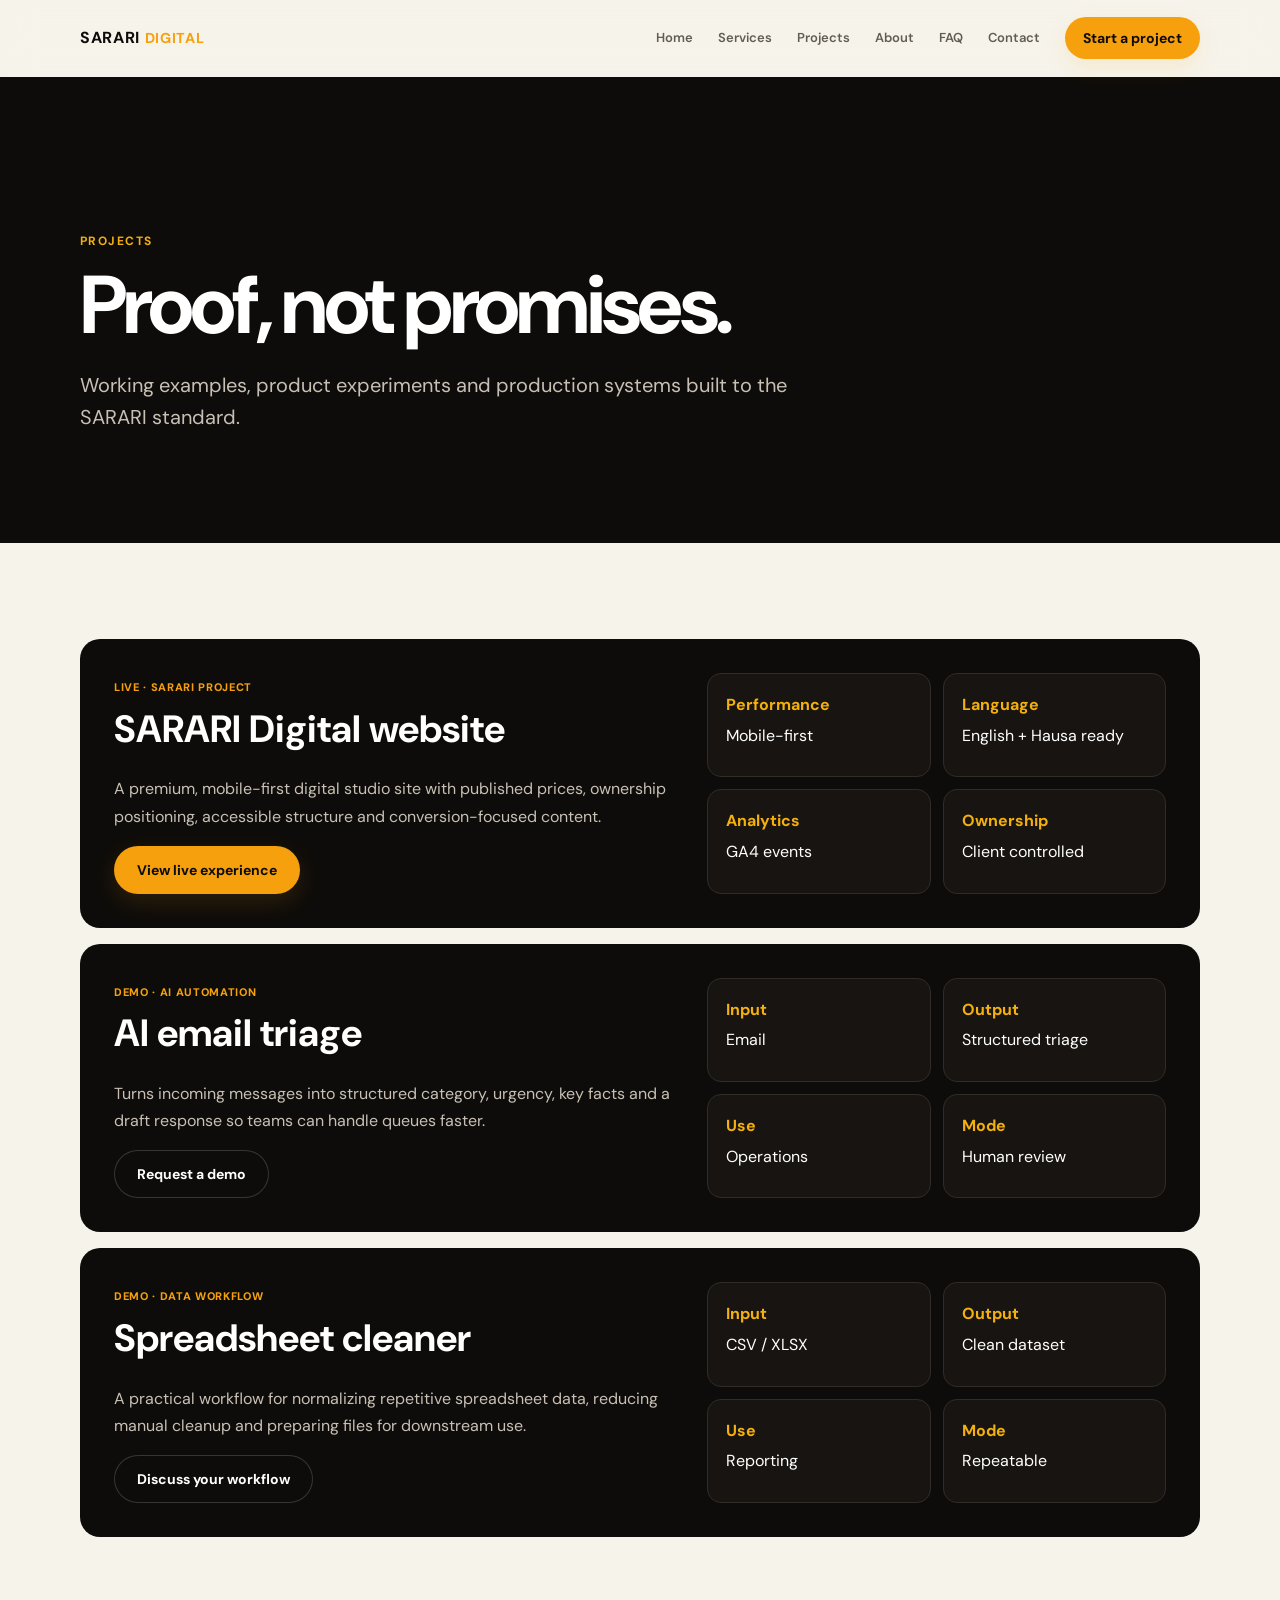
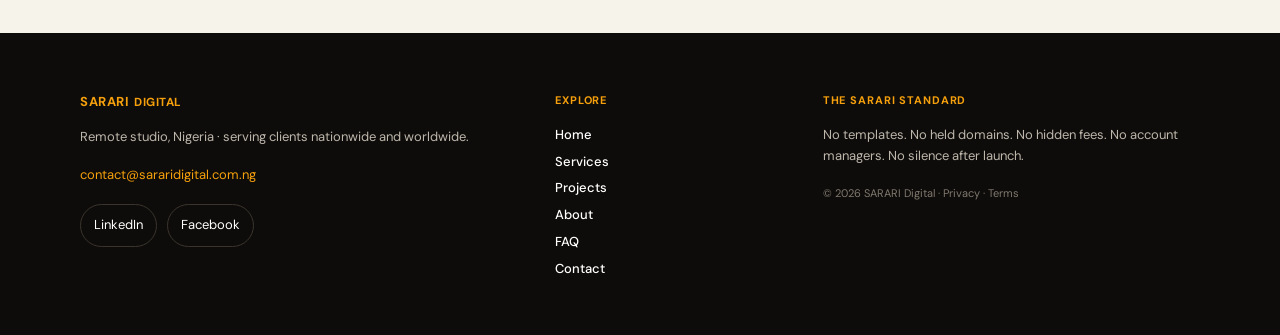
<file: projects.html>
<!doctype html><html lang="en"><head><meta charset="utf-8"><meta name="viewport" content="width=device-width,initial-scale=1,viewport-fit=cover"><meta name="theme-color" content="#0e0c0a"><meta name="description" content="Working website, AI automation and data workflow projects from SARARI Digital."><meta name="robots" content="index,follow"><link rel="canonical" href="https://sararidigital.com.ng/projects.html"><meta property="og:title" content="Projects — SARARI Digital"><meta property="og:description" content="Working website, AI automation and data workflow projects from SARARI Digital."><meta property="og:type" content="website"><meta property="og:url" content="https://sararidigital.com.ng/projects.html"><meta property="og:locale" content="en_NG"><title>Projects — SARARI Digital</title><link rel="preconnect" href="https://fonts.googleapis.com"><link rel="preconnect" href="https://fonts.gstatic.com" crossorigin><link href="https://fonts.googleapis.com/css2?family=DM+Sans:wght@400;500;600;700&display=swap" rel="stylesheet"><link rel="stylesheet" href="styles.css"><script async src="https://www.googletagmanager.com/gtag/js?id=G-2VR5G1N0S5"></script><script>window.dataLayer=window.dataLayer||[];function gtag(){dataLayer.push(arguments)}gtag('js',new Date());gtag('config','G-2VR5G1N0S5');</script></head><body><a class="skip-link" href="#main">Skip to content</a><header class="site-header"><div class="container header-inner"><a class="brand" href="index.html" aria-label="SARARI Digital home"><span>SARARI</span><b>DIGITAL</b></a><nav class="desktop-nav" aria-label="Primary navigation"><a href="index.html">Home</a><a href="services.html">Services</a><a href="projects.html">Projects</a><a href="about.html">About</a><a href="faq.html">FAQ</a><a href="contact.html">Contact</a><a class="btn btn-small btn-primary" href="contact.html">Start a project</a></nav><div class="mobile-actions"><button class="lang-btn" type="button" data-lang-toggle aria-label="Switch language">EN</button><button class="menu-btn" type="button" aria-expanded="false" aria-controls="mobile-nav" aria-label="Open menu"><span></span><span></span><span></span></button></div></div><nav id="mobile-nav" class="mobile-nav" aria-label="Mobile navigation" hidden><a href="index.html">Home</a><a href="services.html">Services</a><a href="projects.html">Projects</a><a href="about.html">About</a><a href="faq.html">FAQ</a><a href="contact.html">Contact</a></nav></header><main id="main"><section class="page-hero"><div class="container"><span class="breadcrumb">Projects</span><h1>Proof, not promises.</h1><p class="lead">Working examples, product experiments and production systems built to the SARARI standard.</p></div></section><section class="content-section"><div class="container stack"><article class="project-detail"><div><span class="project-tag">LIVE · SARARI PROJECT</span><h2>SARARI Digital website</h2><p>A premium, mobile-first digital studio site with published prices, ownership positioning, accessible structure and conversion-focused content.</p><a class="btn btn-primary" href="index.html">View live experience</a></div><div class="project-meta"><div class="meta-card"><b>Performance</b>Mobile-first</div><div class="meta-card"><b>Language</b>English + Hausa ready</div><div class="meta-card"><b>Analytics</b>GA4 events</div><div class="meta-card"><b>Ownership</b>Client controlled</div></div></article><article class="project-detail"><div><span class="project-tag">DEMO · AI AUTOMATION</span><h2>AI email triage</h2><p>Turns incoming messages into structured category, urgency, key facts and a draft response so teams can handle queues faster.</p><a class="btn btn-dark" href="contact.html">Request a demo</a></div><div class="project-meta"><div class="meta-card"><b>Input</b>Email</div><div class="meta-card"><b>Output</b>Structured triage</div><div class="meta-card"><b>Use</b>Operations</div><div class="meta-card"><b>Mode</b>Human review</div></div></article><article class="project-detail"><div><span class="project-tag">DEMO · DATA WORKFLOW</span><h2>Spreadsheet cleaner</h2><p>A practical workflow for normalizing repetitive spreadsheet data, reducing manual cleanup and preparing files for downstream use.</p><a class="btn btn-dark" href="contact.html">Discuss your workflow</a></div><div class="project-meta"><div class="meta-card"><b>Input</b>CSV / XLSX</div><div class="meta-card"><b>Output</b>Clean dataset</div><div class="meta-card"><b>Use</b>Reporting</div><div class="meta-card"><b>Mode</b>Repeatable</div></div></article></div></section></main><footer class="site-footer"><div class="container footer-grid"><div><a class="brand brand-footer" href="index.html"><span>SARARI</span><b>DIGITAL</b></a><p>Remote studio, Nigeria · serving clients nationwide and worldwide.</p><a href="mailto:contact@sararidigital.com.ng">contact@sararidigital.com.ng</a><div class="social-links" aria-label="Social media"><a href="https://www.linkedin.com/company/sarari-digital-studio/" target="_blank" rel="noopener noreferrer">LinkedIn</a><a href="https://www.facebook.com/share/1DkUK3uyC6/" target="_blank" rel="noopener noreferrer">Facebook</a></div></div><div><h2>Explore</h2><nav aria-label="Footer navigation"><a href="index.html">Home</a><a href="services.html">Services</a><a href="projects.html">Projects</a><a href="about.html">About</a><a href="faq.html">FAQ</a><a href="contact.html">Contact</a></nav></div><div><h2>The SARARI standard</h2><p>No templates. No held domains. No hidden fees. No account managers. No silence after launch.</p><small>© 2026 SARARI Digital · Privacy · Terms</small></div></div></footer><div class="toast" role="status" aria-live="polite"></div><script src="script.js" defer></script></body></html>
</file>
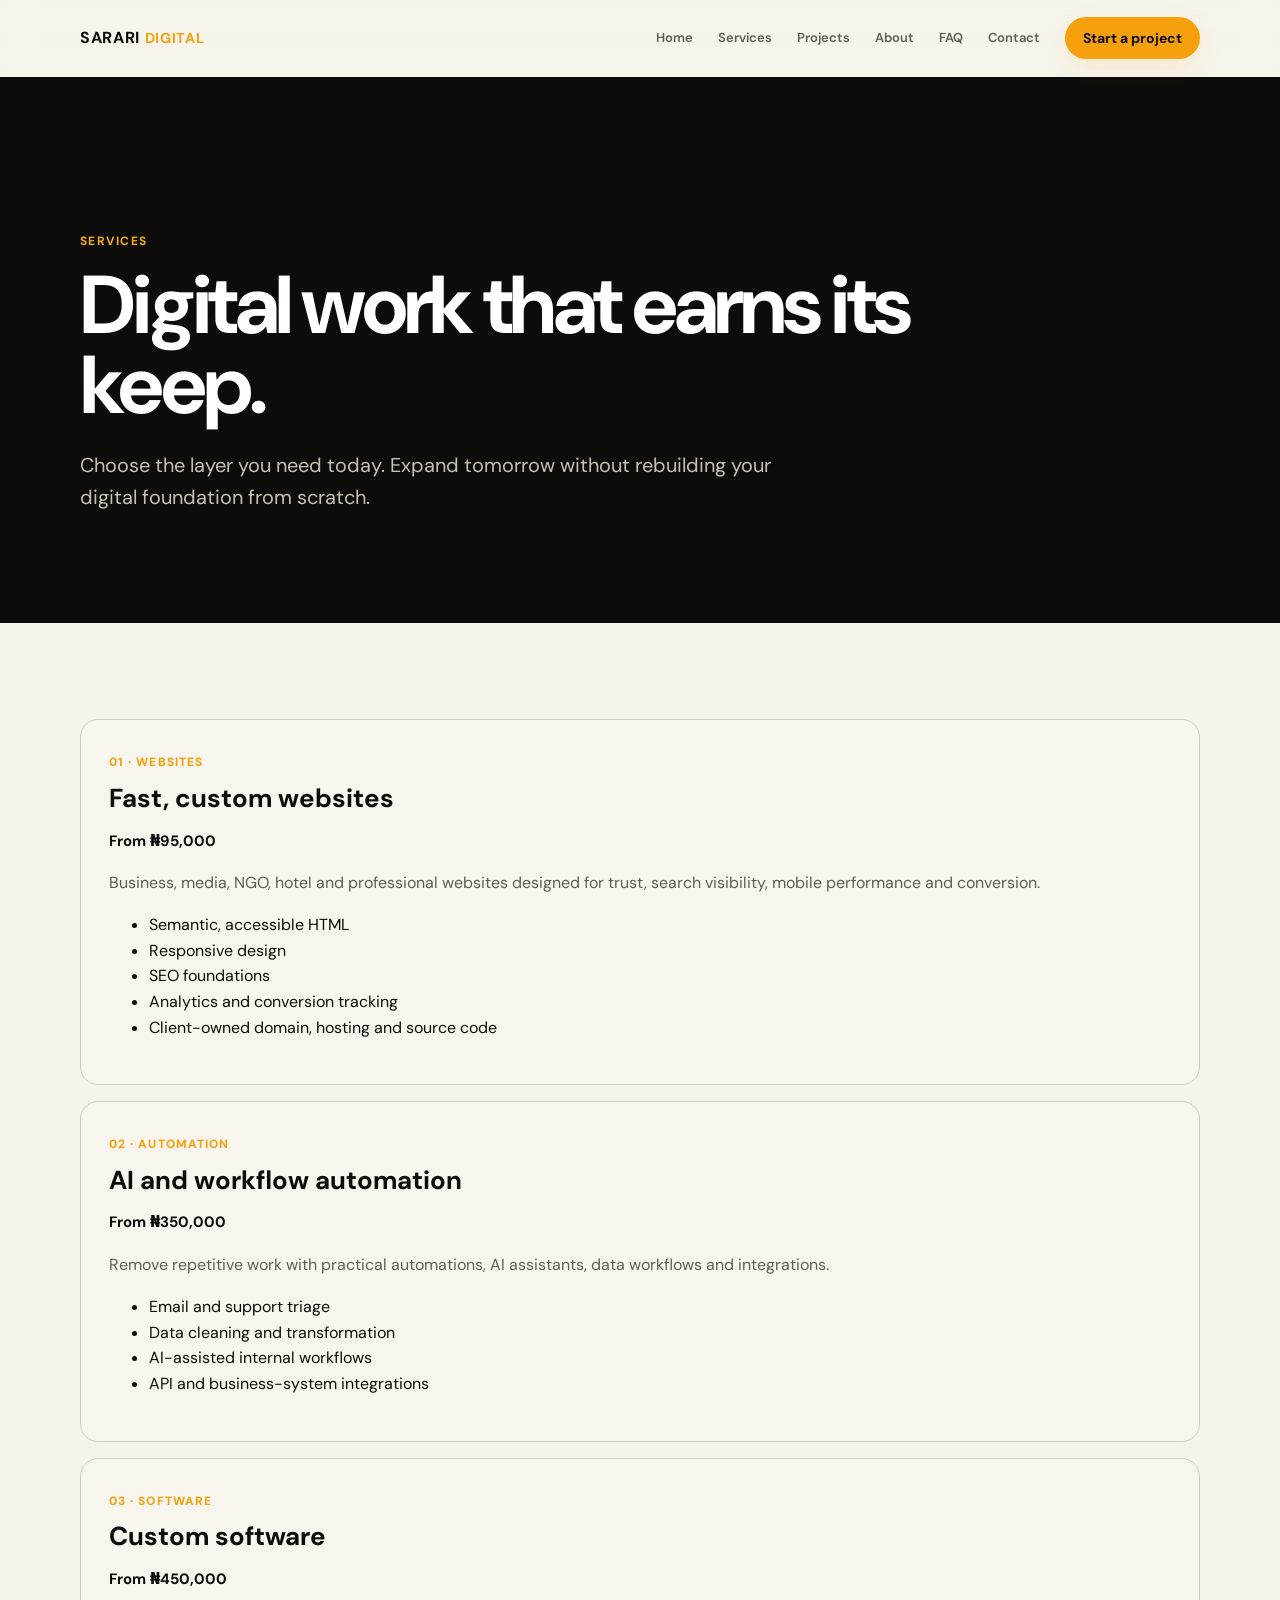
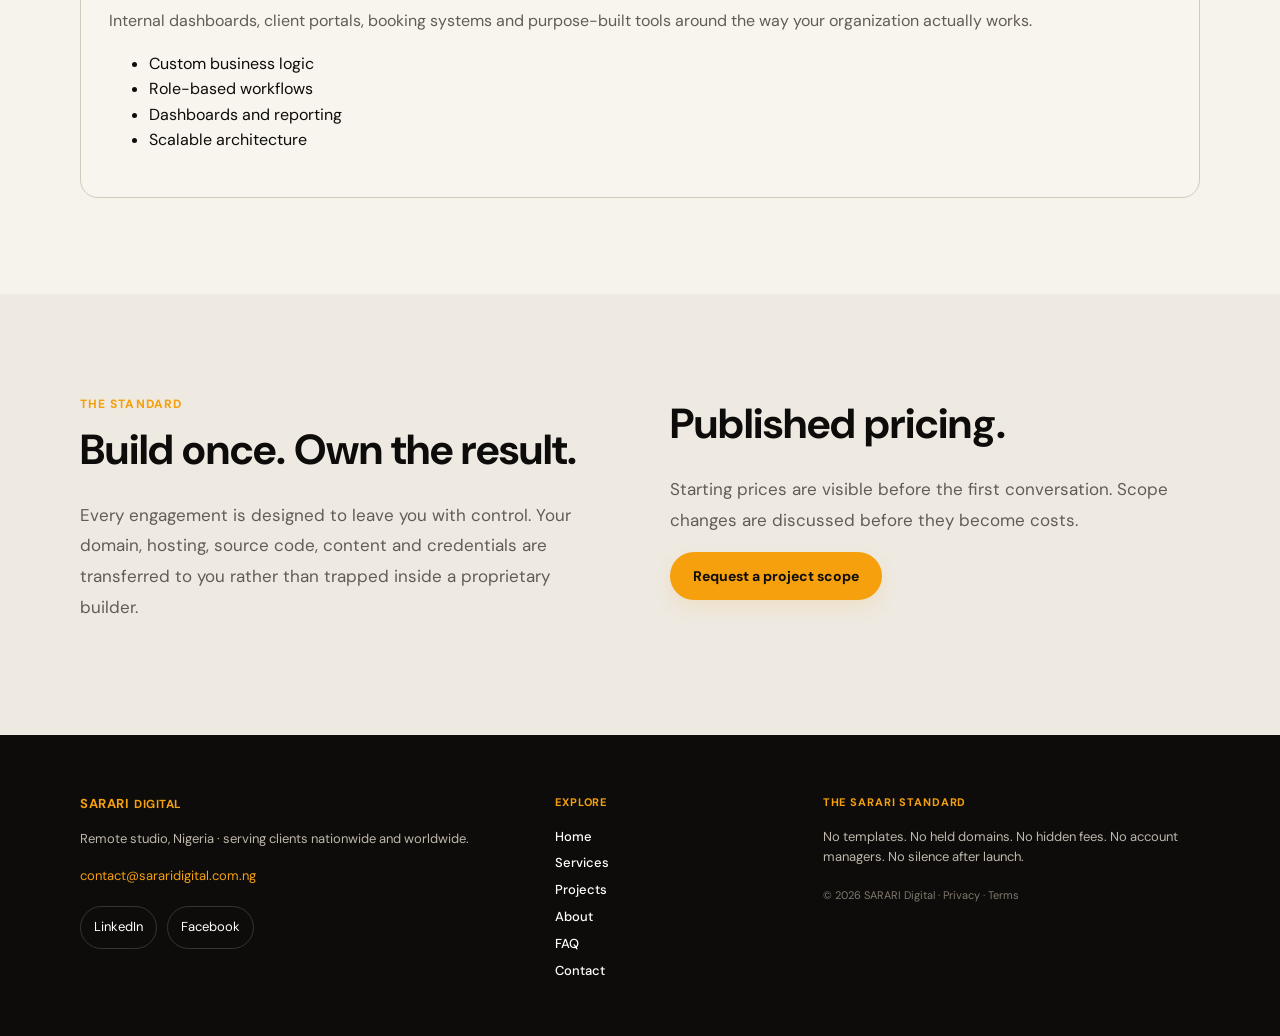
<file: services.html>
<!doctype html><html lang="en"><head><meta charset="utf-8"><meta name="viewport" content="width=device-width,initial-scale=1,viewport-fit=cover"><meta name="theme-color" content="#0e0c0a"><meta name="description" content="Custom websites, AI automation and software built for ownership."><meta name="robots" content="index,follow"><link rel="canonical" href="https://sararidigital.com.ng/services.html"><meta property="og:title" content="Services — SARARI Digital"><meta property="og:description" content="Custom websites, AI automation and software built for ownership."><meta property="og:type" content="website"><meta property="og:url" content="https://sararidigital.com.ng/services.html"><meta property="og:locale" content="en_NG"><title>Services — SARARI Digital</title><link rel="preconnect" href="https://fonts.googleapis.com"><link rel="preconnect" href="https://fonts.gstatic.com" crossorigin><link href="https://fonts.googleapis.com/css2?family=DM+Sans:wght@400;500;600;700&display=swap" rel="stylesheet"><link rel="stylesheet" href="styles.css"><script async src="https://www.googletagmanager.com/gtag/js?id=G-2VR5G1N0S5"></script><script>window.dataLayer=window.dataLayer||[];function gtag(){dataLayer.push(arguments)}gtag('js',new Date());gtag('config','G-2VR5G1N0S5');</script></head><body><a class="skip-link" href="#main">Skip to content</a><header class="site-header"><div class="container header-inner"><a class="brand" href="index.html" aria-label="SARARI Digital home"><span>SARARI</span><b>DIGITAL</b></a><nav class="desktop-nav" aria-label="Primary navigation"><a href="index.html">Home</a><a href="services.html">Services</a><a href="projects.html">Projects</a><a href="about.html">About</a><a href="faq.html">FAQ</a><a href="contact.html">Contact</a><a class="btn btn-small btn-primary" href="contact.html">Start a project</a></nav><div class="mobile-actions"><button class="lang-btn" type="button" data-lang-toggle aria-label="Switch language">EN</button><button class="menu-btn" type="button" aria-expanded="false" aria-controls="mobile-nav" aria-label="Open menu"><span></span><span></span><span></span></button></div></div><nav id="mobile-nav" class="mobile-nav" aria-label="Mobile navigation" hidden><a href="index.html">Home</a><a href="services.html">Services</a><a href="projects.html">Projects</a><a href="about.html">About</a><a href="faq.html">FAQ</a><a href="contact.html">Contact</a></nav></header><main id="main"><section class="page-hero"><div class="container"><span class="breadcrumb">Services</span><h1>Digital work that earns its keep.</h1><p class="lead">Choose the layer you need today. Expand tomorrow without rebuilding your digital foundation from scratch.</p></div></section><section class="content-section"><div class="container"><div class="stack"><article class="service-detail"><span class="eyebrow">01 · Websites</span><h3>Fast, custom websites</h3><strong>From ₦95,000</strong><p>Business, media, NGO, hotel and professional websites designed for trust, search visibility, mobile performance and conversion.</p><ul><li>Semantic, accessible HTML</li><li>Responsive design</li><li>SEO foundations</li><li>Analytics and conversion tracking</li><li>Client-owned domain, hosting and source code</li></ul></article><article class="service-detail"><span class="eyebrow">02 · Automation</span><h3>AI and workflow automation</h3><strong>From ₦350,000</strong><p>Remove repetitive work with practical automations, AI assistants, data workflows and integrations.</p><ul><li>Email and support triage</li><li>Data cleaning and transformation</li><li>AI-assisted internal workflows</li><li>API and business-system integrations</li></ul></article><article class="service-detail"><span class="eyebrow">03 · Software</span><h3>Custom software</h3><strong>From ₦450,000</strong><p>Internal dashboards, client portals, booking systems and purpose-built tools around the way your organization actually works.</p><ul><li>Custom business logic</li><li>Role-based workflows</li><li>Dashboards and reporting</li><li>Scalable architecture</li></ul></article></div></div></section><section class="content-section alt"><div class="container split"><div class="prose"><span class="eyebrow">The standard</span><h2>Build once. Own the result.</h2><p>Every engagement is designed to leave you with control. Your domain, hosting, source code, content and credentials are transferred to you rather than trapped inside a proprietary builder.</p></div><div class="prose"><h2>Published pricing.</h2><p>Starting prices are visible before the first conversation. Scope changes are discussed before they become costs.</p><a class="btn btn-primary" href="contact.html">Request a project scope</a></div></div></section></main><footer class="site-footer"><div class="container footer-grid"><div><a class="brand brand-footer" href="index.html"><span>SARARI</span><b>DIGITAL</b></a><p>Remote studio, Nigeria · serving clients nationwide and worldwide.</p><a href="mailto:contact@sararidigital.com.ng">contact@sararidigital.com.ng</a><div class="social-links" aria-label="Social media"><a href="https://www.linkedin.com/company/sarari-digital-studio/" target="_blank" rel="noopener noreferrer">LinkedIn</a><a href="https://www.facebook.com/share/1DkUK3uyC6/" target="_blank" rel="noopener noreferrer">Facebook</a></div></div><div><h2>Explore</h2><nav aria-label="Footer navigation"><a href="index.html">Home</a><a href="services.html">Services</a><a href="projects.html">Projects</a><a href="about.html">About</a><a href="faq.html">FAQ</a><a href="contact.html">Contact</a></nav></div><div><h2>The SARARI standard</h2><p>No templates. No held domains. No hidden fees. No account managers. No silence after launch.</p><small>© 2026 SARARI Digital · Privacy · Terms</small></div></div></footer><div class="toast" role="status" aria-live="polite"></div><script src="script.js" defer></script></body></html>
</file>
<file: styles.css>
:root{--ink:#0e0c0a;--paper:#f6f3eb;--cream:#fbf9f4;--amber:#f5a00c;--amber2:#fbc04a;--muted:#625d54;--line:#d1c8b8;--white:#fff;--max:1120px;--radius:20px}*{box-sizing:border-box}html{scroll-behavior:smooth}body{margin:0;background:var(--paper);color:var(--ink);font-family:"DM Sans",system-ui,sans-serif;line-height:1.6}body.menu-open{overflow:hidden}a{color:inherit;text-decoration:none}button{font:inherit}.container{width:min(calc(100% - 48px),var(--max));margin-inline:auto}.skip-link{position:fixed;left:12px;top:-100px;z-index:100;background:var(--amber);padding:10px 14px;border-radius:8px}.skip-link:focus{top:12px}.site-header{position:sticky;top:0;z-index:50;background:color-mix(in srgb,var(--paper) 92%,transparent);backdrop-filter:blur(16px);border-bottom:1px solid transparent;transition:.25s}.site-header.scrolled{border-color:var(--line);box-shadow:0 10px 30px #0000000b}.header-inner{min-height:76px;display:flex;align-items:center;justify-content:space-between}.brand{display:inline-flex;align-items:baseline;gap:5px;font-weight:700;letter-spacing:.04em}.brand b{color:var(--amber);font-size:.9em}.desktop-nav{display:flex;align-items:center;gap:25px;font-size:13px;font-weight:600;color:var(--muted)}.desktop-nav a:not(.btn){transition:color .2s}.desktop-nav a:not(.btn):hover,.text-link:hover,.site-footer a:hover{color:var(--amber)}.btn{display:inline-flex;align-items:center;justify-content:center;min-height:48px;padding:0 22px;border:1px solid transparent;border-radius:999px;font-weight:700;font-size:14px;cursor:pointer;transition:transform .2s,background .2s,box-shadow .2s}.btn:hover{transform:translateY(-2px)}.btn:focus-visible,.link-button:focus-visible,.menu-btn:focus-visible,.lang-btn:focus-visible,summary:focus-visible{outline:3px solid var(--amber2);outline-offset:3px}.btn-primary{background:var(--amber);color:var(--ink);box-shadow:0 8px 22px #f5a00c22}.btn-dark{background:var(--ink);color:var(--white);border-color:#ffffff2b}.btn-small{min-height:42px;padding-inline:17px}.mobile-actions,.mobile-nav{display:none}.section{padding:105px 0}.section-dark{background:var(--ink);color:var(--white)}.section-alt{background:#ebe7dd}.hero{padding:0}.hero-grid{min-height:680px;display:grid;grid-template-columns:1.15fr .85fr;gap:56px;align-items:center}.eyebrow{margin:0;color:var(--amber);font-size:12px;font-weight:800;letter-spacing:.09em;text-transform:uppercase}.hero h1{font-size:clamp(44px,5.3vw,70px);line-height:1.02;letter-spacing:-.045em;margin:22px 0}.hero h1 em,.ownership h2 em{color:var(--amber);font-style:normal}.hero-lead{max-width:620px;color:#c9c3b9;font-size:18px}.actions{display:flex;gap:12px;flex-wrap:wrap;margin:30px 0}.trust-list{display:flex;gap:8px;flex-wrap:wrap;padding:0;margin:0;list-style:none}.trust-list li{padding:8px 11px;border:1px solid #38332c;border-radius:999px;background:#191612;color:#eee9df;font-size:11px}.hero-visual{position:relative;min-height:540px;display:grid;place-items:center}.browser-card{width:min(100%,420px);background:var(--cream);color:var(--ink);border-radius:16px;overflow:hidden;box-shadow:0 30px 70px #0008;transform:rotate(-1deg)}.browser-top{height:45px;background:#e9e4da;display:flex;align-items:center;gap:7px;padding:0 14px}.browser-top span{width:7px;height:7px;border-radius:50%;background:#cfc6b6}.browser-top span:first-child{background:var(--amber)}.browser-top small{margin-left:8px;color:var(--muted)}.browser-body{padding:27px}.browser-body h2{font-size:29px;line-height:1.06;letter-spacing:-.035em;margin:8px 0 12px}.browser-body>p:not(.eyebrow){font-size:12px;color:var(--muted)}.metrics{display:grid;grid-template-columns:repeat(3,1fr);gap:9px;margin-top:25px}.metrics div{background:#fff;padding:13px;border-radius:10px}.metrics strong,.metrics small{display:block}.metrics strong{font-size:18px}.metrics small{font-size:10px;color:var(--muted)}.orbit-note{position:absolute;right:-15px;bottom:24px;width:205px;background:var(--amber);color:var(--ink);padding:15px;border-radius:14px;box-shadow:0 16px 35px #0007}.orbit-note strong,.orbit-note span{display:block}.orbit-note strong{font-size:11px}.orbit-note span{font-size:11px;line-height:1.4;margin-top:4px}.section-heading{max-width:770px;margin-bottom:40px}.section-heading h2,.process h2,.cta h2{font-size:clamp(34px,4vw,48px);line-height:1.05;letter-spacing:-.04em;margin:12px 0}.section-heading>p:last-child{font-size:17px;color:var(--muted);max-width:700px}.cards{display:grid;gap:16px}.three-up{grid-template-columns:repeat(3,1fr)}.card,.project-card{min-height:260px;padding:28px;border-radius:18px;background:var(--cream);border:1px solid var(--line);display:flex;flex-direction:column}.card-feature{background:var(--ink);color:var(--white);border-color:var(--amber)}.card-num,.project-tag{font-size:11px;font-weight:800;color:var(--amber);letter-spacing:.06em}.card h3,.project-card h3{font-size:29px;line-height:1.05;letter-spacing:-.03em;margin:18px 0 4px}.card strong{font-size:14px}.card p,.project-card p{font-size:14px;color:var(--muted);margin:15px 0}.card-feature p,.card-feature small{color:#c7c0b5}.card small{margin-top:auto;font-size:12px;color:var(--muted)}.ownership{padding:105px 0}.ownership-grid{display:grid;grid-template-columns:.9fr 1.1fr;gap:55px;align-items:center}.ownership-copy h2{font-size:50px;line-height:1.03;letter-spacing:-.04em;margin:14px 0}.ownership-copy>p:not(.eyebrow){color:#c8c2b8;font-size:17px;max-width:540px}.text-link{display:inline-block;margin-top:14px;color:var(--amber);font-weight:700;font-size:14px}.ownership-items{display:grid;grid-template-columns:1fr 1fr;gap:12px}.ownership-items article{padding:22px;border-radius:14px;background:#191612;border:1px solid #332e27}.ownership-items b{color:var(--amber);font-size:11px}.ownership-items h3{font-size:20px;margin:8px 0 3px}.ownership-items p{font-size:12px;color:#c8c2b8;margin:0}.project-card{min-height:250px}.project-card p{max-width:350px}.link-button{background:none;border:0;padding:0;margin-top:auto;text-align:left;font-size:13px;font-weight:800;cursor:pointer}.process{padding:105px 0}.process-grid{display:grid;grid-template-columns:1fr 1fr;gap:65px;align-items:start}.steps{list-style:none;padding:0;margin:30px 0 0;display:grid;gap:0}.steps li{display:grid;grid-template-columns:100px 1fr;gap:12px;padding:15px 0;border-bottom:1px solid var(--line);font-size:14px}.steps b{color:var(--ink)}.steps span{color:var(--muted)}.price-panel{background:var(--ink);color:var(--white);padding:30px;border-radius:18px}.price-panel>div{display:flex;justify-content:space-between;gap:20px;padding:17px 0;border-bottom:1px solid #332e27;font-size:14px}.price-panel b{color:var(--amber)}.price-panel small{display:block;color:#bdb6ab;margin-top:18px}.faq-list{display:grid;gap:12px}.faq{background:var(--cream);border:1px solid var(--line);border-radius:13px;padding:0 20px}.faq summary{cursor:pointer;list-style:none;padding:21px 0;font-weight:700;font-size:16px}.faq summary::-webkit-details-marker{display:none}.faq p{color:var(--muted);margin:0 0 21px;max-width:850px}.cta-section{padding:0 0 105px}.cta{background:var(--amber);border-radius:22px;padding:50px;display:flex;align-items:center;justify-content:space-between;gap:30px}.cta h2{margin:10px 0 7px}.cta p:last-child{margin:0;max-width:700px}.site-footer{background:var(--ink);color:var(--white);padding:55px 0}.footer-grid{display:grid;grid-template-columns:1.1fr .55fr 1fr;gap:60px}.brand-footer{font-size:18px}.site-footer p{color:#bdb6ab;font-size:13px;max-width:420px}.site-footer a{font-size:13px;color:var(--amber)}.site-footer h2{font-size:11px;text-transform:uppercase;letter-spacing:.08em;color:var(--amber);margin:4px 0 15px}.site-footer nav{display:grid;gap:6px}.site-footer nav a{color:#fff;font-weight:500}.site-footer small{color:#7f786e;font-size:11px}.toast{position:fixed;right:20px;bottom:20px;z-index:80;max-width:320px;background:var(--ink);color:#fff;border:1px solid #3c372f;border-radius:12px;padding:13px 16px;opacity:0;transform:translateY(15px);pointer-events:none;transition:.25s}.toast.show{opacity:1;transform:none}.reveal{opacity:0;transform:translateY(20px);transition:opacity .7s ease,transform .7s ease}.reveal.visible{opacity:1;transform:none}.reveal-delay{transition-delay:.12s}@media(max-width:850px){.container{width:min(calc(100% - 36px),600px)}.desktop-nav{display:none}.mobile-actions{display:flex;align-items:center;gap:10px}.lang-btn,.menu-btn{background:none;border:0;cursor:pointer}.lang-btn{font-size:11px;font-weight:800;color:var(--amber)}.menu-btn{width:42px;height:42px;border-radius:10px;display:grid;place-content:center;gap:4px}.menu-btn span{display:block;width:20px;height:2px;background:var(--ink);transition:.2s}.menu-btn[aria-expanded=true] span:nth-child(1){transform:translateY(6px) rotate(45deg)}.menu-btn[aria-expanded=true] span:nth-child(2){opacity:0}.menu-btn[aria-expanded=true] span:nth-child(3){transform:translateY(-6px) rotate(-45deg)}.mobile-nav{padding:8px 18px 20px;border-top:1px solid var(--line)}.mobile-nav[hidden]{display:none}.mobile-nav:not([hidden]){display:grid}.mobile-nav a{padding:13px 0;font-weight:700;border-bottom:1px solid var(--line)}.hero-grid,.ownership-grid,.process-grid,.footer-grid{grid-template-columns:1fr}.hero-grid{padding-top:65px;padding-bottom:65px;min-height:auto}.hero h1{font-size:clamp(42px,12vw,58px)}.hero-lead{font-size:16px}.hero-visual{min-height:460px}.three-up{grid-template-columns:1fr}.section,.ownership,.process{padding:78px 0}.section-heading{margin-bottom:28px}.ownership-copy h2{font-size:40px}.ownership-items{margin-top:10px}.cta{padding:34px 28px;align-items:flex-start;flex-direction:column}.cta-section{padding-bottom:78px}.footer-grid{gap:35px}.site-footer{padding:45px 0}.browser-card{width:calc(100% - 18px)}.orbit-note{right:0;bottom:0}.steps li{grid-template-columns:82px 1fr}}
@media(prefers-reduced-motion:reduce){html{scroll-behavior:auto}.reveal{opacity:1;transform:none;transition:none}.btn{transition:none}}

/* Multi-page extensions */
.page-hero{padding:150px 0 90px;background:#0e0c0a;color:#fff}
.page-hero h1{max-width:850px;font-size:clamp(44px,7vw,82px);line-height:.98;margin:12px 0 24px;letter-spacing:-.045em}
.page-hero p.lead{max-width:720px;font-size:20px;color:#c8c0b5}
.breadcrumb{font-size:12px;color:#f4b00d;text-transform:uppercase;letter-spacing:.12em;font-weight:700}
.content-section{padding:96px 0}.content-section.alt{background:#eeeae2}
.prose{max-width:820px}.prose h2{font-size:42px;margin:0 0 16px}.prose p{font-size:17px;line-height:1.8;color:#625c54}.prose ul{padding-left:20px;color:#625c54;line-height:1.9}
.split{display:grid;grid-template-columns:1fr 1fr;gap:60px;align-items:start}.stack{display:grid;gap:16px}
.service-detail{padding:28px;border:1px solid #d2cabd;border-radius:18px;background:#f8f5ee}.service-detail h3{margin:4px 0 8px;font-size:26px}.service-detail strong{font-size:15px}.service-detail p{color:#625c54;line-height:1.7}
.project-detail{display:grid;grid-template-columns:1.1fr .9fr;gap:32px;padding:34px;border-radius:20px;background:#0e0c0a;color:#fff}.project-detail h2{font-size:38px;margin:0 0 12px}.project-detail p{color:#c8c0b5;line-height:1.7}.project-meta{display:grid;grid-template-columns:1fr 1fr;gap:12px}.meta-card{padding:18px;background:#171411;border:1px solid #312c26;border-radius:14px}.meta-card b{display:block;color:#f4b00d;margin-bottom:5px}
.contact-grid{display:grid;grid-template-columns:.8fr 1.2fr;gap:32px}.contact-card{padding:30px;background:#0e0c0a;color:#fff;border-radius:20px}.contact-card a{color:#f4b00d}.contact-form{display:grid;gap:16px}.contact-form label{font-weight:700;font-size:14px}.contact-form input,.contact-form textarea,.contact-form select{width:100%;border:1px solid #cfc6b8;border-radius:10px;padding:14px;background:#fff;color:#171411;font:inherit}.contact-form textarea{min-height:150px;resize:vertical}
.social-links{display:flex;flex-wrap:wrap;gap:10px;margin-top:18px}.social-links a{display:inline-flex;padding:10px 13px;border:1px solid #3a342d;border-radius:999px;color:#fff!important;font-size:13px}.social-links a:hover{border-color:#f4b00d;color:#f4b00d!important}
@media(max-width:800px){.page-hero{padding:120px 0 70px}.split,.project-detail,.contact-grid{grid-template-columns:1fr}.content-section{padding:64px 0}.project-meta{grid-template-columns:1fr}.prose h2{font-size:34px}}
</file>
